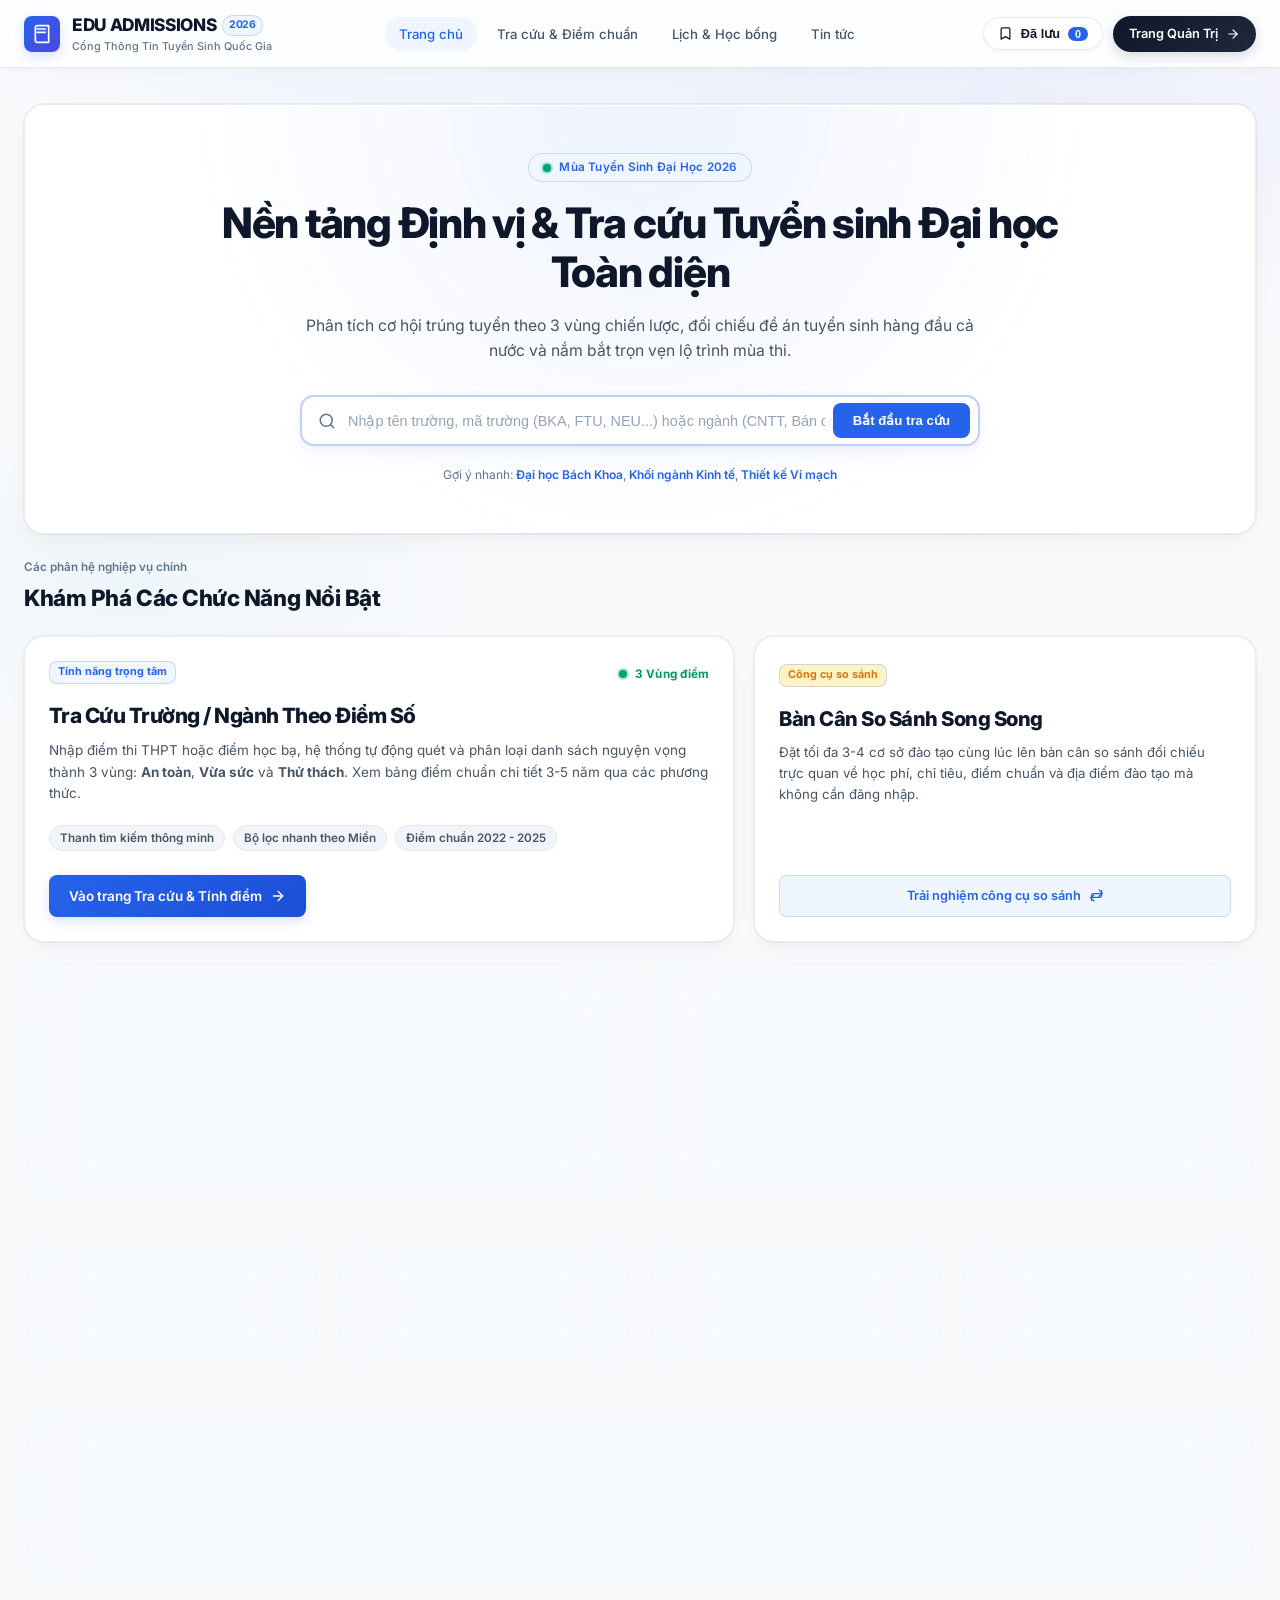
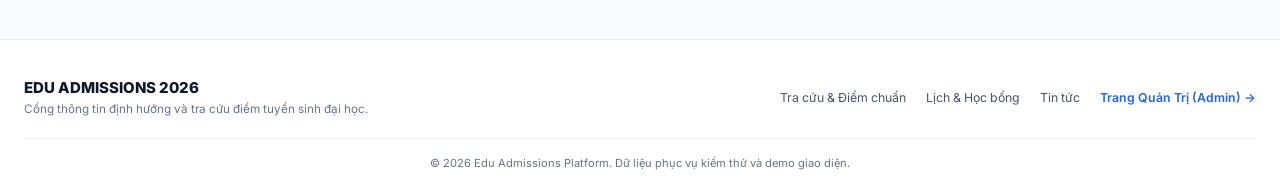
<file: index.html>
<!DOCTYPE html>
<html lang="vi">
<head>
  <meta charset="UTF-8">
  <meta name="viewport" content="width=device-width, initial-scale=1.0">
  <title>EDU ADMISSIONS — Cổng Thông Tin & Tuyển Sinh Đại Học Toàn Quốc</title>
  <meta name="description" content="Nền tảng định vị và tra cứu tuyển sinh đại học toàn diện. Phân tích 3 vùng điểm chuẩn, so sánh cơ sở đào tạo, lịch trình và học bổng.">
  <link rel="preconnect" href="https://fonts.googleapis.com">
  <link rel="preconnect" href="https://fonts.gstatic.com" crossorigin>
  <link href="https://fonts.googleapis.com/css2?family=Inter:wght@400;500;600;700;800&display=swap" rel="stylesheet">
  <link rel="stylesheet" href="assets/css/styles.css">
</head>
<body>

  <!-- SITE HEADER / NAVBAR -->
  <header class="site-header" id="mainHeader">
    <div class="container nav-wrapper">
      <a href="index.html" class="brand-logo" id="brandLogo">
        <div class="brand-icon-box">
          <svg class="svg-icon" width="20" height="20" viewBox="0 0 24 24">
            <path d="M4 19.5v-15A2.5 2.5 0 0 1 6.5 2H20v20H6.5a2.5 2.5 0 0 1-2.5-2.5Z"/>
            <path d="M6 6h10"/>
            <path d="M6 10h10"/>
          </svg>
        </div>
        <div>
          <div class="brand-text-title">
            EDU ADMISSIONS <span class="brand-version-tag">2026</span>
          </div>
          <div class="brand-sub">Cổng Thông Tin Tuyển Sinh Quốc Gia</div>
        </div>
      </a>

      <nav>
        <ul class="main-nav">
          <li><a href="index.html" class="nav-link active">Trang chủ</a></li>
          <li><a href="search.html" class="nav-link">Tra cứu & Điểm chuẩn</a></li>
          <li><a href="schedule.html" class="nav-link">Lịch & Học bổng</a></li>
          <li><a href="news.html" class="nav-link">Tin tức</a></li>
        </ul>
      </nav>

      <div class="nav-actions">
        <!-- Wishlist Button -->
        <button class="btn-glass" id="wishlistOpenBtn" onclick="openWishlistModal()">
          <svg class="svg-icon" width="15" height="15" viewBox="0 0 24 24">
            <path d="m19 21-7-4-7 4V5a2 2 0 0 1 2-2h10a2 2 0 0 1 2 2v16z"/>
          </svg>
          <span>Đã lưu</span>
          <span class="badge-counter" id="wishlistCountBadge">0</span>
        </button>

        <!-- Admin Portal CTA -->
        <a href="admin.html" class="btn-admin-cta" id="navAdminPortalBtn">
          <span>Trang Quản Trị</span>
          <svg class="svg-icon" width="14" height="14" viewBox="0 0 24 24">
            <path d="M5 12h14"/><path d="m12 5 7 7-7 7"/>
          </svg>
        </a>
      </div>
    </div>
  </header>

  <!-- MAIN LANDING PAGE -->
  <main class="container">
    
    <!-- 1. HERO SHOWCASE -->
    <section class="hero-bento-section" style="position: relative; z-index: 60;">
      <div class="bento-card col-12 search-hero-card" style="background: radial-gradient(circle at 50% 0%, rgba(37, 99, 235, 0.08) 0%, transparent 60%), #ffffff; padding: 48px 36px; text-align: center; overflow: visible !important; position: relative; z-index: 60;">
        <div class="hero-badge-pill" style="margin: 0 auto 16px;">
          <span class="status-indicator">
            <span class="glow-dot emerald"></span>
            <span>Mùa Tuyển Sinh Đại Học 2026</span>
          </span>
        </div>

        <h1 style="font-size: 2.8rem; font-weight: 800; line-height: 1.18; letter-spacing: -0.03em; max-width: 860px; margin: 0 auto 16px; color: var(--text-primary);">
          Nền tảng Định vị & Tra cứu Tuyển sinh Đại học <span>Toàn diện</span>
        </h1>
        <p style="font-size: 1.05rem; color: var(--text-secondary); max-width: 680px; margin: 0 auto 32px; line-height: 1.6;">
          Phân tích cơ hội trúng tuyển theo 3 vùng chiến lược, đối chiếu đề án tuyển sinh hàng đầu cả nước và nắm bắt trọn vẹn lộ trình mùa thi.
        </p>

        <!-- Quick Launch Search Field -->
        <div style="max-width: 680px; margin: 0 auto 20px;">
          <div class="search-box-glass">
            <svg class="svg-icon" width="18" height="18" viewBox="0 0 24 24" style="color: var(--text-tertiary); margin-right: 4px;">
              <circle cx="11" cy="11" r="8"/><path d="m21 21-4.3-4.3"/>
            </svg>
            <input type="text" 
                   id="smartSearchInput" 
                   class="search-input-field" 
                   placeholder="Nhập tên trường, mã trường (BKA, FTU, NEU...) hoặc ngành (CNTT, Bán dẫn)..." 
                   autocomplete="off">
            <button class="btn-search-action" id="smartSearchBtn">
              <span>Bắt đầu tra cứu</span>
            </button>
          </div>
          <div id="autocompleteDropdown" class="autocomplete-dropdown"></div>
        </div>

        <div style="font-size: 0.8rem; color: var(--text-tertiary);">
          Gợi ý nhanh: <a href="search.html?q=Bách Khoa" style="color: var(--accent-primary); font-weight: 600;">Đại học Bách Khoa</a>, <a href="search.html?q=Kinh tế" style="color: var(--accent-primary); font-weight: 600;">Khối ngành Kinh tế</a>, <a href="search.html?q=Vi mạch" style="color: var(--accent-primary); font-weight: 600;">Thiết kế Vi mạch</a>
        </div>
      </div>
    </section>

    <!-- 2. BENTO ACTION HUB - NÚT BẤM DẪN ĐẾN CÁC PHẦN -->
    <section style="margin-bottom: 48px;">
      <div style="margin-bottom: 20px;">
        <span class="filter-heading-text">Các phân hệ nghiệp vụ chính</span>
        <h2 style="font-size: 1.5rem; font-weight: 800; letter-spacing: -0.02em; margin-top: 4px; color: var(--text-primary);">
          Khám Phá Các Chức Năng Nổi Bật
        </h2>
      </div>

      <div class="bento-container">
        
        <!-- CARD 1 (Span 7): Tra cứu trường / ngành & điểm chuẩn -->
        <div class="bento-card col-7" style="display: flex; flex-direction: column; justify-content: space-between; background: #ffffff;">
          <div>
            <div style="display: flex; align-items: center; justify-content: space-between; margin-bottom: 12px;">
              <span class="uni-code-tag" style="background: #eff6ff; color: var(--accent-primary);">Tính năng trọng tâm</span>
              <span class="status-indicator">
                <span class="glow-dot emerald"></span>
                <span style="color: var(--status-emerald); font-weight: 700;">3 Vùng điểm</span>
              </span>
            </div>

            <h3 style="font-size: 1.4rem; font-weight: 800; color: var(--text-primary); margin-bottom: 8px;">
              Tra Cứu Trường / Ngành Theo Điểm Số
            </h3>
            <p style="font-size: 0.9rem; color: var(--text-secondary); line-height: 1.6; margin-bottom: 20px;">
              Nhập điểm thi THPT hoặc điểm học bạ, hệ thống tự động quét và phân loại danh sách nguyện vọng thành 3 vùng: <strong>An toàn</strong>, <strong>Vừa sức</strong> và <strong>Thử thách</strong>. Xem bảng điểm chuẩn chi tiết 3-5 năm qua các phương thức.
            </p>

            <div style="display: flex; flex-wrap: wrap; gap: 8px; margin-bottom: 24px;">
              <span class="dock-chip" style="background: #f1f5f9; border-color: #e2e8f0; color: var(--text-secondary);">Thanh tìm kiếm thông minh</span>
              <span class="dock-chip" style="background: #f1f5f9; border-color: #e2e8f0; color: var(--text-secondary);">Bộ lọc nhanh theo Miền</span>
              <span class="dock-chip" style="background: #f1f5f9; border-color: #e2e8f0; color: var(--text-secondary);">Điểm chuẩn 2022 - 2025</span>
            </div>
          </div>

          <div>
            <a href="search.html" class="btn-action-primary" style="display: inline-flex; width: fit-content;">
              <span>Vào trang Tra cứu & Tính điểm</span>
              <svg class="svg-icon" width="16" height="16" viewBox="0 0 24 24"><path d="M5 12h14"/><path d="m12 5 7 7-7 7"/></svg>
            </a>
          </div>
        </div>

        <!-- CARD 2 (Span 5): Công cụ So sánh song song -->
        <div class="bento-card col-5" style="display: flex; flex-direction: column; justify-content: space-between; background: #ffffff;">
          <div>
            <div style="margin-bottom: 12px;">
              <span class="uni-code-tag" style="background: #fef3c7; color: var(--status-amber);">Công cụ so sánh</span>
            </div>

            <h3 style="font-size: 1.35rem; font-weight: 800; color: var(--text-primary); margin-bottom: 8px;">
              Bàn Cân So Sánh Song Song
            </h3>
            <p style="font-size: 0.88rem; color: var(--text-secondary); line-height: 1.6; margin-bottom: 20px;">
              Đặt tối đa 3-4 cơ sở đào tạo cùng lúc lên bàn cân so sánh đối chiếu trực quan về học phí, chỉ tiêu, điểm chuẩn và địa điểm đào tạo mà không cần đăng nhập.
            </p>
          </div>

          <div>
            <a href="search.html#comparisonSection" class="btn-uni-profile" style="display: inline-flex; align-items: center; justify-content: center; gap: 8px; width: 100%; height: 42px;">
              <span>Trải nghiệm công cụ so sánh</span>
              <svg class="svg-icon" width="15" height="15" viewBox="0 0 24 24"><path d="m16 3 5 5-5 5"/><path d="M4 20v-7a4 4 0 0 1 4-4h13"/><path d="m8 21-5-5 5-5"/><path d="M20 4v7a4 4 0 0 1-4 4H3"/></svg>
            </a>
          </div>
        </div>

        <!-- CARD 3 (Span 6): Lịch Tuyển sinh & Học bổng -->
        <div class="bento-card col-6" style="display: flex; flex-direction: column; justify-content: space-between; background: #ffffff;">
          <div>
            <div style="margin-bottom: 12px;">
              <span class="uni-code-tag" style="background: #ecfdf5; color: var(--status-emerald);">Lộ trình & Học bổng</span>
            </div>

            <h3 style="font-size: 1.3rem; font-weight: 800; color: var(--text-primary); margin-bottom: 8px;">
              Lịch Trình Tuyển Sinh & Cơ Hội Học Bổng
            </h3>
            <p style="font-size: 0.88rem; color: var(--text-secondary); line-height: 1.6; margin-bottom: 20px;">
              Dòng thời gian các mốc sự kiện quan trọng của Bộ Giáo dục & Đào tạo (ngày thi, nộp hồ sơ, điều chỉnh nguyện vọng) và danh mục các gói học bổng toàn phần giá trị cao.
            </p>
          </div>

          <div>
            <a href="schedule.html" class="btn-uni-profile" style="display: inline-flex; align-items: center; justify-content: center; gap: 8px; width: 100%; height: 42px;">
              <span>Xem Lịch trình & Danh mục Học bổng</span>
              <svg class="svg-icon" width="15" height="15" viewBox="0 0 24 24"><path d="M5 12h14"/><path d="m12 5 7 7-7 7"/></svg>
            </a>
          </div>
        </div>

        <!-- CARD 4 (Span 6): Tin tức & Cẩm nang -->
        <div class="bento-card col-6" style="display: flex; flex-direction: column; justify-content: space-between; background: #ffffff;">
          <div>
            <div style="margin-bottom: 12px;">
              <span class="uni-code-tag" style="background: #fdf2f8; color: #db2777;">Tin tức & Hướng nghiệp</span>
            </div>

            <h3 style="font-size: 1.3rem; font-weight: 800; color: var(--text-primary); margin-bottom: 8px;">
              Bảng Tin Nổi Bật & Cẩm Nang Tuyển Sinh
            </h3>
            <p style="font-size: 0.88rem; color: var(--text-secondary); line-height: 1.6; margin-bottom: 20px;">
              Cập nhật nhanh các thông tư, quy chế tuyển sinh chính thức, báo cáo phân tích làn sóng nhân lực bán dẫn & AI, cùng cẩm nang chiến thuật phân bổ nguyện vọng.
            </p>
          </div>

          <div>
            <a href="news.html" class="btn-uni-profile" style="display: inline-flex; align-items: center; justify-content: center; gap: 8px; width: 100%; height: 42px;">
              <span>Đọc Tin tức & Hướng nghiệp</span>
              <svg class="svg-icon" width="15" height="15" viewBox="0 0 24 24"><path d="M5 12h14"/><path d="m12 5 7 7-7 7"/></svg>
            </a>
          </div>
        </div>

      </div>
    </section>

    <!-- 3. METRICS STRIP -->
    <section style="margin-bottom: 48px;">
      <div style="display: grid; grid-template-columns: repeat(auto-fit, minmax(220px, 1fr)); gap: 16px;">
        <div class="bento-card" style="background: #ffffff; text-align: center; padding: 24px;">
          <div style="font-size: 2.2rem; font-weight: 800; color: var(--accent-primary); letter-spacing: -0.03em;">120+</div>
          <div style="font-size: 0.82rem; color: var(--text-secondary); font-weight: 600; text-transform: uppercase;">Trường Đại học lớn</div>
        </div>
        <div class="bento-card" style="background: #ffffff; text-align: center; padding: 24px;">
          <div style="font-size: 2.2rem; font-weight: 800; color: var(--status-emerald); letter-spacing: -0.03em;">500+</div>
          <div style="font-size: 0.82rem; color: var(--text-secondary); font-weight: 600; text-transform: uppercase;">Mã ngành đào tạo</div>
        </div>
        <div class="bento-card" style="background: #ffffff; text-align: center; padding: 24px;">
          <div style="font-size: 2.2rem; font-weight: 800; color: var(--status-amber); letter-spacing: -0.03em;">03 Năm</div>
          <div style="font-size: 0.82rem; color: var(--text-secondary); font-weight: 600; text-transform: uppercase;">Dữ liệu điểm chuẩn</div>
        </div>
        <div class="bento-card" style="background: #ffffff; text-align: center; padding: 24px;">
          <div style="font-size: 2.2rem; font-weight: 800; color: #8b5cf6; letter-spacing: -0.03em;">100%</div>
          <div style="font-size: 0.82rem; color: var(--text-secondary); font-weight: 600; text-transform: uppercase;">Khách quan & Độc lập</div>
        </div>
      </div>
    </section>

    <!-- 4. BANNER ADMIN PORTAL -->
    <section style="margin-bottom: 60px;">
      <div class="bento-card col-12" style="background: linear-gradient(135deg, #0f172a, #1e293b); color: #ffffff; padding: 32px 36px; display: flex; align-items: center; justify-content: space-between; flex-wrap: wrap; gap: 20px;">
        <div>
          <div style="font-size: 0.76rem; font-weight: 700; color: #38bdf8; text-transform: uppercase; letter-spacing: 0.05em; margin-bottom: 4px;">
            Hệ Thống Vận Hành Nội Bộ
          </div>
          <h3 style="font-size: 1.4rem; font-weight: 800; color: #ffffff; margin-bottom: 6px;">
            Bảng Quản Trị Tuyển Sinh
          </h3>
          <p style="font-size: 0.88rem; color: #94a3b8; max-width: 580px;">
            Dành cho đội ngũ vận hành tuyển sinh: Quản lý toàn diện dữ liệu trường ngành, cập nhật điểm chuẩn các năm, nhập/xuất Excel và biên tập tin tức quy chế.
          </p>
        </div>
        <div>
          <a href="admin.html" class="btn-action-primary" style="background: #ffffff; color: #0f172a; height: 44px; padding: 0 24px; font-weight: 700;">
            <span>Truy cập Quản trị →</span>
          </a>
        </div>
      </div>
    </section>

  </main>

  <!-- MODAL: TỦ HỒ SƠ CÁ NHÂN -->
  <div class="modal-overlay" id="wishlistModal">
    <div class="modal-box-glass" style="max-width: 580px;">
      <div class="modal-header-glass">
        <h3 style="font-size: 1.2rem; font-weight: 800; color: var(--text-primary);">
          Tủ Hồ Sơ Cá Nhân Tạm Thời
        </h3>
        <button class="modal-close-btn" onclick="closeModal('wishlistModal')">
          <svg class="svg-icon" width="20" height="20" viewBox="0 0 24 24"><path d="M18 6 6 18"/><path d="m6 6 12 12"/></svg>
        </button>
      </div>
      <div class="modal-body-glass">
        <p style="font-size: 0.82rem; color: var(--text-tertiary); margin-bottom: 14px;">
          Dữ liệu được lưu trữ an toàn trên LocalStorage của trình duyệt này.
        </p>
        <div id="wishlistModalItems"></div>
      </div>
    </div>
  </div>

  <!-- SITE FOOTER -->
  <footer class="site-footer">
    <div class="container">
      <div style="display: flex; align-items: center; justify-content: space-between; flex-wrap: wrap; gap: 16px; padding-bottom: 20px; border-bottom: 1px solid var(--border-glass);">
        <div>
          <div style="font-weight: 800; color: var(--text-primary); font-size: 1rem;">EDU ADMISSIONS 2026</div>
          <p style="font-size: 0.78rem; color: var(--text-tertiary);">Cổng thông tin định hướng và tra cứu điểm tuyển sinh đại học.</p>
        </div>
        <div style="display: flex; gap: 20px; font-size: 0.82rem;">
          <a href="search.html" style="color: var(--text-secondary);">Tra cứu & Điểm chuẩn</a>
          <a href="schedule.html" style="color: var(--text-secondary);">Lịch & Học bổng</a>
          <a href="news.html" style="color: var(--text-secondary);">Tin tức</a>
          <a href="admin.html" style="color: var(--accent-primary); font-weight: 600;">Trang Quản Trị (Admin) →</a>
        </div>
      </div>
      <div style="text-align: center; font-size: 0.74rem; color: var(--text-tertiary); margin-top: 16px;">
        © 2026 Edu Admissions Platform. Dữ liệu phục vụ kiểm thử và demo giao diện.
      </div>
    </div>
  </footer>

  <!-- SCRIPTS -->
  <script src="assets/js/mock-data.js"></script>
  <script src="assets/js/guest.js"></script>
</body>
</html>
</file>
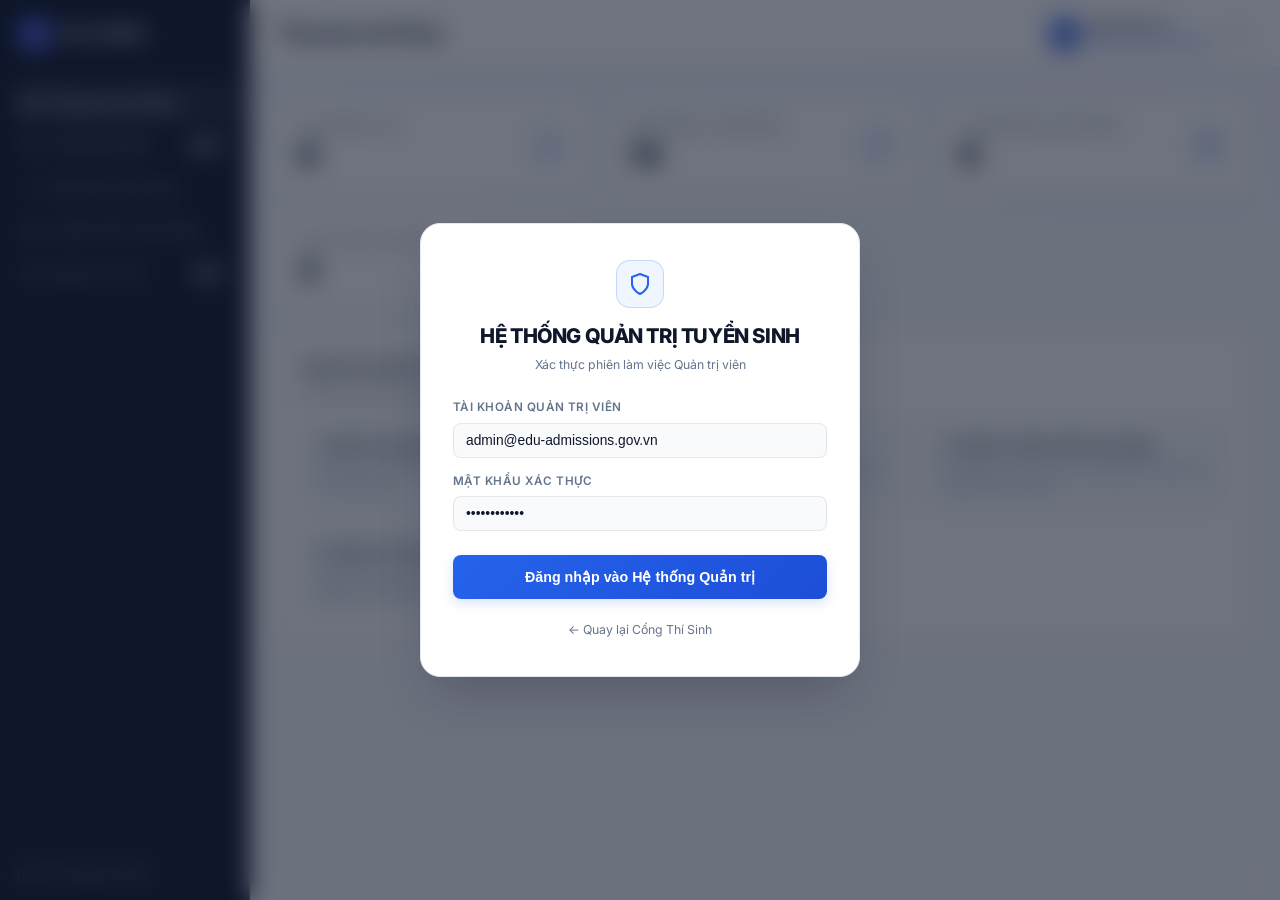
<file: admin.html>
<!DOCTYPE html>
<html lang="vi">
<head>
  <meta charset="UTF-8">
  <meta name="viewport" content="width=device-width, initial-scale=1.0">
  <title>EDU ADMISSIONS — Bảng Quản Trị Tuyển Sinh</title>
  <link rel="preconnect" href="https://fonts.googleapis.com">
  <link rel="preconnect" href="https://fonts.gstatic.com" crossorigin>
  <link href="https://fonts.googleapis.com/css2?family=Inter:wght@400;500;600;700;800&display=swap" rel="stylesheet">
  <link rel="stylesheet" href="assets/css/styles.css">
  <link rel="stylesheet" href="assets/css/admin.css">
</head>
<body class="admin-body">

  <!-- 1. MÀN HÌNH ĐĂNG NHẬP QUẢN TRỊ VIÊN -->
  <div class="admin-login-overlay" id="adminLoginOverlay">
    <div class="admin-login-box">
      <div class="login-brand-header">
        <div class="login-auth-shield">
          <svg class="svg-icon" width="24" height="24" viewBox="0 0 24 24">
            <path d="M12 22s8-4 8-10V5l-8-3-8 3v7c0 6 8 10 8 10"/>
          </svg>
        </div>
        <h2>HỆ THỐNG QUẢN TRỊ TUYỂN SINH</h2>
        <p>Xác thực phiên làm việc Quản trị viên</p>
      </div>

      <div class="field-group" style="margin-bottom: 14px;">
        <label class="field-label">Tài khoản quản trị viên</label>
        <input type="text" class="field-input" value="admin@edu-admissions.gov.vn" readonly style="background: #f8fafc;">
      </div>

      <div class="field-group" style="margin-bottom: 24px;">
        <label class="field-label">Mật khẩu xác thực</label>
        <input type="password" class="field-input" value="••••••••••••" readonly style="background: #f8fafc;">
      </div>

      <button type="button" class="btn-action-primary" style="width: 100%; justify-content: center; height: 44px; font-size: 0.95rem;" onclick="loginAdmin()">
        <span>Đăng nhập vào Hệ thống Quản trị</span>
      </button>

      <div style="text-align: center; margin-top: 18px;">
        <a href="index.html" style="font-size: 0.82rem; color: var(--text-tertiary);">← Quay lại Cổng Thí Sinh</a>
      </div>
    </div>
  </div>

  <!-- 2. GIAO DIỆN QUẢN TRỊ CHÍNH -->
  <div class="admin-layout">
    
    <!-- SIDEBAR -->
    <aside class="admin-sidebar">
      <div class="sidebar-brand-box">
        <div class="brand-icon-box" style="width: 30px; height: 30px;">
          <svg class="svg-icon" width="16" height="16" viewBox="0 0 24 24">
            <path d="M4 19.5v-15A2.5 2.5 0 0 1 6.5 2H20v20H6.5a2.5 2.5 0 0 1-2.5-2.5Z"/>
          </svg>
        </div>
        <span>EDU ADMIN</span>
      </div>

      <ul class="sidebar-nav-menu">
        <li>
          <a href="#" class="nav-item-btn active" data-section="overview">
            <svg class="svg-icon" width="16" height="16" viewBox="0 0 24 24">
              <rect width="7" height="9" x="3" y="3" rx="1"/><rect width="7" height="5" x="14" y="3" rx="1"/>
              <rect width="7" height="9" x="14" y="12" rx="1"/><rect width="7" height="5" x="3" y="16" rx="1"/>
            </svg>
            <span>Tổng quan hệ thống</span>
          </a>
        </li>
        <li>
          <a href="#" class="nav-item-btn" data-section="schools">
            <svg class="svg-icon" width="16" height="16" viewBox="0 0 24 24">
              <path d="M6 22V4a2 2 0 0 1 2-2h8a2 2 0 0 1 2 2v18Z"/>
              <path d="M6 12H4a2 2 0 0 0-2 2v6a2 2 0 0 0 2 2h2"/>
              <path d="M18 9h2a2 2 0 0 1 2 2v9a2 2 0 0 1-2 2h-2"/>
            </svg>
            <span>Trường & Ngành</span>
            <span class="nav-badge-pill">CRUD</span>
          </a>
        </li>
        <li>
          <a href="#" class="nav-item-btn" data-section="benchmarks">
            <svg class="svg-icon" width="16" height="16" viewBox="0 0 24 24">
              <polyline points="22 7 13.5 15.5 8.5 10.5 2 17"/>
              <polyline points="16 7 22 7 22 13"/>
            </svg>
            <span>Quản lý Điểm chuẩn</span>
          </a>
        </li>
        <li>
          <a href="#" class="nav-item-btn" data-section="admissions_scholarships">
            <svg class="svg-icon" width="16" height="16" viewBox="0 0 24 24">
              <rect width="18" height="18" x="3" y="4" rx="2" ry="2"/><line x1="16" x2="16" y1="2" y2="6"/><line x1="8" x2="8" y1="2" y2="6"/><line x1="3" x2="21" y1="10" y2="10"/>
            </svg>
            <span>Tuyển sinh & Học bổng</span>
          </a>
        </li>
        <li>
          <a href="#" class="nav-item-btn" data-section="news_cms">
            <svg class="svg-icon" width="16" height="16" viewBox="0 0 24 24">
              <path d="M4 22h16a2 2 0 0 0 2-2V4a2 2 0 0 0-2-2H8a2 2 0 0 0-2 2v16a2 2 0 0 1-2 2Zm0 0a2 2 0 0 1-2-2v-9c0-1.1.9-2 2-2h2"/>
            </svg>
            <span>Quản lý Tin tức</span>
            <span class="nav-badge-pill">CMS</span>
          </a>
        </li>
      </ul>

      <div class="sidebar-exit-box">
        <a href="index.html" class="sidebar-exit-link">
          <svg class="svg-icon" width="16" height="16" viewBox="0 0 24 24"><path d="M15 3h6v6"/><path d="M10 14 21 3"/><path d="M18 13v6a2 2 0 0 1-2 2H5a2 2 0 0 1-2-2V8a2 2 0 0 1 2-2h6"/></svg>
          <span>Xem Cổng Thí Sinh</span>
        </a>
      </div>
    </aside>

    <!-- MAIN WRAPPER -->
    <div class="admin-main-wrap">
      
      <!-- TOPBAR -->
      <header class="admin-topbar-glass">
        <div>
          <h1 style="font-size: 1.15rem; font-weight: 800; color: var(--text-primary);" id="currentPageTitle">
            Tổng quan hệ thống
          </h1>
        </div>

        <div style="display: flex; align-items: center; gap: 14px;">
          <!-- User Profile Box -->
          <div style="display: flex; align-items: center; gap: 10px;">
            <div class="monogram-badge" style="width: 32px; height: 32px; font-size: 0.75rem; background: linear-gradient(135deg, #2563eb, #1d4ed8);">
              AD
            </div>
            <div>
              <div style="font-size: 0.82rem; font-weight: 700; color: var(--text-primary);">Ban Quản Trị</div>
              <div style="font-size: 0.72rem; color: var(--accent-primary); font-weight: 600;">Quản trị viên hệ thống</div>
            </div>
            <button class="btn-mini-svg" onclick="logoutAdmin()" title="Đăng xuất / Khóa phiên" style="margin-left: 6px;">
              <svg class="svg-icon" width="15" height="15" viewBox="0 0 24 24"><path d="M9 21H5a2 2 0 0 1-2-2V5a2 2 0 0 1 2-2h4"/><polyline points="16 17 21 12 16 7"/><line x1="21" x2="9" y1="12" y2="12"/></svg>
            </button>
          </div>
        </div>
      </header>

      <!-- CONTENT PANELS -->
      <div class="admin-body-content">
        
        <!-- SECTION 1: OVERVIEW -->
        <section class="admin-view-panel active" id="section_overview">
          <div class="admin-kpi-bento">
            <div class="kpi-bento-card">
              <div>
                <div class="kpi-metric-label">Cơ sở đào tạo</div>
                <div class="kpi-metric-num" id="kpiTotalSchools">0</div>
              </div>
              <div class="kpi-icon-pill">
                <svg class="svg-icon" width="20" height="20" viewBox="0 0 24 24"><path d="M6 22V4a2 2 0 0 1 2-2h8a2 2 0 0 1 2 2v18Z"/></svg>
              </div>
            </div>

            <div class="kpi-bento-card">
              <div>
                <div class="kpi-metric-label">Mã ngành tuyển sinh</div>
                <div class="kpi-metric-num" id="kpiTotalMajors">0</div>
              </div>
              <div class="kpi-icon-pill">
                <svg class="svg-icon" width="20" height="20" viewBox="0 0 24 24"><path d="M4 19.5v-15A2.5 2.5 0 0 1 6.5 2H20v20H6.5a2.5 2.5 0 0 1-2.5-2.5Z"/></svg>
              </div>
            </div>

            <div class="kpi-bento-card">
              <div>
                <div class="kpi-metric-label">Tuyển sinh & Học bổng</div>
                <div class="kpi-metric-num" id="kpiTotalEventsScholarships">0</div>
              </div>
              <div class="kpi-icon-pill">
                <svg class="svg-icon" width="20" height="20" viewBox="0 0 24 24"><rect width="18" height="18" x="3" y="4" rx="2" ry="2"/><line x1="16" x2="16" y1="2" y2="6"/><line x1="8" x2="8" y1="2" y2="6"/><line x1="3" x2="21" y1="10" y2="10"/></svg>
              </div>
            </div>

            <div class="kpi-bento-card">
              <div>
                <div class="kpi-metric-label">Tin tức & Quy chế</div>
                <div class="kpi-metric-num" id="kpiTotalArticles">0</div>
              </div>
              <div class="kpi-icon-pill">
                <svg class="svg-icon" width="20" height="20" viewBox="0 0 24 24"><path d="M4 22h16a2 2 0 0 0 2-2V4a2 2 0 0 0-2-2H8a2 2 0 0 0-2 2v16a2 2 0 0 1-2 2Z"/></svg>
              </div>
            </div>
          </div>

          <!-- Bento Guideline Card -->
          <div class="bento-table-card" style="margin-bottom: 24px;">
            <div style="font-size: 0.95rem; font-weight: 700; color: var(--text-primary); margin-bottom: 6px;">
              Quyền hạn Quản trị viên hệ thống:
            </div>
            <p style="font-size: 0.82rem; color: var(--text-secondary); margin-bottom: 16px;">
              Tài khoản Quản trị viên có toàn quyền truy cập và quản lý toàn bộ các phân hệ:
            </p>
            <div style="display: grid; grid-template-columns: repeat(auto-fit, minmax(240px, 1fr)); gap: 14px;">
              <div style="background: #f8fafc; border: 1px solid var(--border-glass); padding: 14px; border-radius: 8px;">
                <strong style="font-size: 0.85rem; color: var(--text-primary);">1. Quản lý Cơ sở đào tạo (CRUD)</strong>
                <div style="font-size: 0.76rem; color: var(--text-tertiary); margin-top: 4px;">
                  Thêm mới, sửa thông tin, bật/tắt trạng thái ẩn/hiện cơ sở đào tạo.
                </div>
              </div>
              <div style="background: #f8fafc; border: 1px solid var(--border-glass); padding: 14px; border-radius: 8px;">
                <strong style="font-size: 0.85rem; color: var(--text-primary);">2. Cập nhật Điểm chuẩn</strong>
                <div style="font-size: 0.76rem; color: var(--text-tertiary); margin-top: 4px;">
                  Chỉnh sửa điểm chuẩn theo năm, phương thức xét tuyển và tiêu chí phụ.
                </div>
              </div>
              <div style="background: #f8fafc; border: 1px solid var(--border-glass); padding: 14px; border-radius: 8px;">
                <strong style="font-size: 0.85rem; color: var(--text-primary);">3. Quản lý Tuyển sinh & Học bổng</strong>
                <div style="font-size: 0.76rem; color: var(--text-tertiary); margin-top: 4px;">
                  Cập nhật các mốc lộ trình Bộ GD&ĐT và danh mục quỹ tài trợ học bổng.
                </div>
              </div>
              <div style="background: #f8fafc; border: 1px solid var(--border-glass); padding: 14px; border-radius: 8px;">
                <strong style="font-size: 0.85rem; color: var(--text-primary);">4. Quản lý Tin tức & Quy chế (CMS)</strong>
                <div style="font-size: 0.76rem; color: var(--text-tertiary); margin-top: 4px;">
                  Soạn thảo văn bản thông tư, bài viết hướng nghiệp và xuất bản trực quan.
                </div>
              </div>
            </div>
          </div>
        </section>

        <!-- SECTION 2: CRUD TRƯỜNG & NGÀNH -->
        <section class="admin-view-panel" id="section_schools">
          <div class="bento-table-card">
            <div class="bento-table-toolbar">
              <div>
                <input type="text" class="field-input" placeholder="Tìm theo tên hoặc mã..." style="width: 260px;">
              </div>
              <div>
                <button class="table-action-btn primary" onclick="openAddSchoolModal()">
                  <svg class="svg-icon" width="14" height="14" viewBox="0 0 24 24"><path d="M5 12h14"/><path d="M12 5v14"/></svg>
                  <span>Thêm cơ sở đào tạo</span>
                </button>
              </div>
            </div>

            <div style="overflow-x: auto;">
              <table class="bento-table">
                <thead>
                  <tr>
                    <th>Mã</th>
                    <th>Tên trường & Cơ sở</th>
                    <th>Khu vực</th>
                    <th>Quy mô ngành</th>
                    <th>Học phí</th>
                    <th>Trạng thái</th>
                    <th>Thao tác</th>
                  </tr>
                </thead>
                <tbody id="schoolsTableBody"></tbody>
              </table>
            </div>
          </div>
        </section>

        <!-- SECTION 3: QUẢN LÝ ĐIỂM CHUẨN -->
        <section class="admin-view-panel" id="section_benchmarks">
          <div class="bento-table-card">
            <div class="bento-table-toolbar">
              <div style="display: flex; align-items: center; gap: 8px;">
                <span class="field-label" style="margin: 0;">Lọc theo cơ sở:</span>
                <select id="filterBenchmarkSchool" class="field-select" onchange="renderBenchmarksTable()">
                  <option value="all">Tất cả các cơ sở</option>
                  <option value="BKA">BKA - ĐH Bách Khoa Hà Nội</option>
                  <option value="NTH">NTH - ĐH Ngoại Thương</option>
                  <option value="KHA">KHA - ĐH Kinh Tế Quốc Dân</option>
                  <option value="QSB">QSB - ĐH Bách Khoa TP.HCM</option>
                  <option value="YHB">YHB - ĐH Y Hà Nội</option>
                </select>
              </div>
              <div style="display: flex; gap: 8px;">
                <button class="table-action-btn" onclick="openExcelImportModal()">
                  <svg class="svg-icon" width="14" height="14" viewBox="0 0 24 24"><path d="M21 15v4a2 2 0 0 1-2 2H5a2 2 0 0 1-2-2v-4"/><polyline points="7 10 12 15 17 10"/><line x1="12" x2="12" y1="15" y2="3"/></svg>
                  <span>Import Excel</span>
                </button>
                <button class="table-action-btn primary" onclick="saveAllBenchmarks()">
                  <svg class="svg-icon" width="14" height="14" viewBox="0 0 24 24"><path d="M15.2 3a2 2 0 0 1 1.4.6l3.8 3.8a2 2 0 0 1 .6 1.4V19a2 2 0 0 1-2 2H5a2 2 0 0 1-2-2V5a2 2 0 0 1 2-2z"/><path d="M17 21v-7a1 1 0 0 0-1-1H8a1 1 0 0 0-1 1v7"/><path d="M7 3v4a1 1 0 0 0 1 1h7"/></svg>
                  <span>Lưu toàn bộ thay đổi</span>
                </button>
              </div>
            </div>

            <div style="overflow-x: auto;">
              <table class="bento-table">
                <thead>
                  <tr>
                    <th>Mã trường</th>
                    <th>Ngành đào tạo & Khối</th>
                    <th>Phương thức</th>
                    <th>Điểm 2023</th>
                    <th>Điểm 2024</th>
                    <th>Dự kiến 2025</th>
                    <th>Tiêu chí phụ</th>
                    <th>Thao tác</th>
                  </tr>
                </thead>
                <tbody id="benchmarksTableBody"></tbody>
              </table>
            </div>
          </div>
        </section>

        <!-- SECTION 4: ADMISSIONS & SCHOLARSHIPS -->
        <section class="admin-view-panel" id="section_admissions_scholarships">
          <!-- Timeline Table -->
          <div class="bento-table-card" style="margin-bottom: 24px;">
            <div class="bento-table-toolbar">
              <div>
                <h3 style="font-size: 1.05rem; font-weight: 800; color: var(--text-primary);">
                  Mốc Lộ Trình Tuyển Sinh Bộ GD&ĐT
                </h3>
                <p style="font-size: 0.78rem; color: var(--text-secondary); margin-top: 2px;">
                  Quản lý các mốc thời gian thi tốt nghiệp, đăng ký và lọc ảo nguyện vọng
                </p>
              </div>
              <div>
                <button class="table-action-btn primary" onclick="openAddTimelineEventModal()">
                  <svg class="svg-icon" width="14" height="14" viewBox="0 0 24 24"><path d="M5 12h14"/><path d="M12 5v14"/></svg>
                  <span>Thêm mốc sự kiện</span>
                </button>
              </div>
            </div>

            <div style="overflow-x: auto;">
              <table class="bento-table">
                <thead>
                  <tr>
                    <th>Mã</th>
                    <th>Thời gian</th>
                    <th>Tiêu đề sự kiện & Chi tiết</th>
                    <th>Đơn vị phụ trách</th>
                    <th>Trạng thái</th>
                    <th>Thao tác</th>
                  </tr>
                </thead>
                <tbody id="timelineTableBody"></tbody>
              </table>
            </div>
          </div>

          <!-- Scholarships Table -->
          <div class="bento-table-card">
            <div class="bento-table-toolbar">
              <div>
                <h3 style="font-size: 1.05rem; font-weight: 800; color: var(--text-primary);">
                  Danh Mục Quỹ Học Bổng Toàn Phần & Doanh Nghiệp
                </h3>
                <p style="font-size: 0.78rem; color: var(--text-secondary); margin-top: 2px;">
                  Quản lý các gói tài trợ học phí, trợ cấp sinh hoạt cho tân sinh viên
                </p>
              </div>
              <div>
                <button class="table-action-btn primary" onclick="openAddScholarshipModal()">
                  <svg class="svg-icon" width="14" height="14" viewBox="0 0 24 24"><path d="M5 12h14"/><path d="M12 5v14"/></svg>
                  <span>Thêm gói học bổng</span>
                </button>
              </div>
            </div>

            <div style="overflow-x: auto;">
              <table class="bento-table">
                <thead>
                  <tr>
                    <th>Mã</th>
                    <th>Tên gói học bổng</th>
                    <th>Nhà tài trợ</th>
                    <th>Trị giá gói</th>
                    <th>Hạn nộp</th>
                    <th>Trạng thái</th>
                    <th>Thao tác</th>
                  </tr>
                </thead>
                <tbody id="scholarshipsTableBody"></tbody>
              </table>
            </div>
          </div>
        </section>

        <!-- SECTION 5: NEWS CMS -->
        <section class="admin-view-panel" id="section_news_cms">
          <div class="bento-table-card">
            <div class="bento-table-toolbar">
              <div>
                <input type="text" class="field-input" placeholder="Tìm bài viết..." style="width: 260px;" oninput="searchAdminArticles(this.value)">
              </div>
              <div>
                <button class="table-action-btn primary" onclick="openAddArticleModal()">
                  <svg class="svg-icon" width="14" height="14" viewBox="0 0 24 24"><path d="M5 12h14"/><path d="M12 5v14"/></svg>
                  <span>Soạn bài viết mới</span>
                </button>
              </div>
            </div>

            <div style="overflow-x: auto;">
              <table class="bento-table">
                <thead>
                  <tr>
                    <th>Mã</th>
                    <th>Tiêu đề & Tóm tắt</th>
                    <th>Chuyên mục</th>
                    <th>Ngày đăng</th>
                    <th>Trạng thái</th>
                    <th>Thao tác</th>
                  </tr>
                </thead>
                <tbody id="cmsTableBody"></tbody>
              </table>
            </div>
          </div>
        </section>

      </div>
    </div>
  </div>

  <!-- MODAL: FORM THÊM / SỬA TRƯỜNG -->
  <div class="modal-overlay" id="schoolFormModal">
    <div class="modal-box-glass" style="max-width: 560px;">
      <div class="modal-header-glass">
        <h3 id="schoolModalTitle" style="font-size: 1.15rem; font-weight: 800;">Thêm Cơ Sở Đào Tạo Mới</h3>
        <button class="modal-close-btn" onclick="closeAdminModal('schoolFormModal')">
          <svg class="svg-icon" width="20" height="20" viewBox="0 0 24 24"><path d="M18 6 6 18"/><path d="m6 6 12 12"/></svg>
        </button>
      </div>
      <div class="modal-body-glass">
        <div class="field-group" style="margin-bottom: 12px;">
          <label class="field-label">Mã trường *</label>
          <input type="text" id="formSchoolCode" class="field-input" placeholder="Ví dụ: BKA, NEU...">
        </div>
        <div class="field-group" style="margin-bottom: 12px;">
          <label class="field-label">Tên cơ sở đào tạo *</label>
          <input type="text" id="formSchoolName" class="field-input" placeholder="Ví dụ: Đại học Bách Khoa Hà Nội">
        </div>
        <div class="field-group" style="margin-bottom: 12px;">
          <label class="field-label">Tên viết tắt</label>
          <input type="text" id="formSchoolShort" class="field-input" placeholder="Ví dụ: HUST">
        </div>
        <div class="field-group" style="margin-bottom: 12px;">
          <label class="field-label">Địa điểm cơ sở</label>
          <input type="text" id="formSchoolCity" class="field-input" value="Hà Nội">
        </div>
        <div class="field-group" style="margin-bottom: 12px;">
          <label class="field-label">Học phí trung bình (triệu VNĐ/năm)</label>
          <input type="number" id="formSchoolTuition" class="field-input" value="28">
        </div>
        <div class="field-group" style="margin-bottom: 20px;">
          <label class="field-label">Giới thiệu tóm tắt</label>
          <textarea id="formSchoolDesc" class="field-input" rows="3" placeholder="Mô tả thông tin cơ sở..."></textarea>
        </div>
        <div style="display: flex; justify-content: flex-end; gap: 8px;">
          <button class="table-action-btn" onclick="closeAdminModal('schoolFormModal')">Hủy bỏ</button>
          <button class="table-action-btn primary" onclick="saveSchoolForm()">Lưu thông tin</button>
        </div>
      </div>
    </div>
  </div>

  <!-- MODAL: THÊM / SỬA MỐC TUYỂN SINH -->
  <div class="modal-overlay" id="timelineModal">
    <div class="modal-box-glass" style="max-width: 580px;">
      <div class="modal-header-glass">
        <h3 id="timelineModalTitle" style="font-size: 1.15rem; font-weight: 800;">Thêm Mốc Tuyển Sinh</h3>
        <button class="modal-close-btn" onclick="closeAdminModal('timelineModal')">
          <svg class="svg-icon" width="20" height="20" viewBox="0 0 24 24"><path d="M18 6 6 18"/><path d="m6 6 12 12"/></svg>
        </button>
      </div>
      <div class="modal-body-glass">
        <div class="field-group" style="margin-bottom: 12px;">
          <label class="field-label">Thời gian (Tháng / Ngày) *</label>
          <input type="text" id="timelineFormMonth" class="field-input" placeholder="Ví dụ: 18/07 - 30/07/2026">
        </div>
        <div class="field-group" style="margin-bottom: 12px;">
          <label class="field-label">Tiêu đề sự kiện *</label>
          <input type="text" id="timelineFormTitle" class="field-input" placeholder="Ví dụ: Đăng ký nguyện vọng trực tuyến">
        </div>
        <div style="display: grid; grid-template-columns: 1fr 1fr; gap: 12px; margin-bottom: 12px;">
          <div class="field-group">
            <label class="field-label">Cơ quan phụ trách</label>
            <input type="text" id="timelineFormAuthority" class="field-input" placeholder="Ví dụ: Bộ Giáo dục và Đào tạo">
          </div>
          <div class="field-group">
            <label class="field-label">Trạng thái</label>
            <select id="timelineFormStatus" class="field-select">
              <option value="upcoming">Sắp diễn ra (Upcoming)</option>
              <option value="active">Đang mở / Đang diễn ra (Active)</option>
              <option value="done">Đã hoàn thành (Done)</option>
            </select>
          </div>
        </div>
        <div class="field-group" style="margin-bottom: 20px;">
          <label class="field-label">Mô tả nội dung & Quy trình hướng dẫn</label>
          <textarea id="timelineFormDetails" class="field-input" rows="3" placeholder="Chi tiết các bước thực hiện cho thí sinh..."></textarea>
        </div>
        <div style="display: flex; justify-content: flex-end; gap: 8px;">
          <button class="table-action-btn" onclick="closeAdminModal('timelineModal')">Hủy bỏ</button>
          <button class="table-action-btn primary" onclick="saveTimelineEvent()">Lưu mốc sự kiện</button>
        </div>
      </div>
    </div>
  </div>

  <!-- MODAL: THÊM / SỬA HỌC BỔNG -->
  <div class="modal-overlay" id="scholarshipModal">
    <div class="modal-box-glass" style="max-width: 600px;">
      <div class="modal-header-glass">
        <h3 id="scholarshipModalTitle" style="font-size: 1.15rem; font-weight: 800;">Thêm Gói Học Bổng</h3>
        <button class="modal-close-btn" onclick="closeAdminModal('scholarshipModal')">
          <svg class="svg-icon" width="20" height="20" viewBox="0 0 24 24"><path d="M18 6 6 18"/><path d="m6 6 12 12"/></svg>
        </button>
      </div>
      <div class="modal-body-glass">
        <div class="field-group" style="margin-bottom: 12px;">
          <label class="field-label">Tên gói học bổng *</label>
          <input type="text" id="schFormTitle" class="field-input" placeholder="Ví dụ: Quỹ Học bổng Tài năng Trẻ TechGenius">
        </div>
        <div style="display: grid; grid-template-columns: 1fr 1fr; gap: 12px; margin-bottom: 12px;">
          <div class="field-group">
            <label class="field-label">Đơn vị / Tập đoàn tài trợ</label>
            <input type="text" id="schFormSponsor" class="field-input" placeholder="Tên đơn vị tài trợ...">
          </div>
          <div class="field-group">
            <label class="field-label">Trị giá tài trợ</label>
            <input type="text" id="schFormAmount" class="field-input" placeholder="Ví dụ: 100% học phí (250 triệu)">
          </div>
        </div>
        <div style="display: grid; grid-template-columns: 1fr 1fr; gap: 12px; margin-bottom: 12px;">
          <div class="field-group">
            <label class="field-label">Hạn nộp hồ sơ</label>
            <input type="text" id="schFormDeadline" class="field-input" placeholder="Ví dụ: 15/05/2026">
          </div>
          <div class="field-group">
            <label class="field-label">Trạng thái mở đơn</label>
            <select id="schFormStatus" class="field-select">
              <option value="Đang mở đơn">Đang mở đơn</option>
              <option value="Chuẩn bị mở">Chuẩn bị mở</option>
              <option value="Đã đóng đơn">Đã đóng đơn</option>
            </select>
          </div>
        </div>
        <div class="field-group" style="margin-bottom: 20px;">
          <label class="field-label">Đối tượng & Tiêu chuẩn xét chọn</label>
          <textarea id="schFormTarget" class="field-input" rows="3" placeholder="Điều kiện điểm số, hoàn cảnh hoặc thành tích..."></textarea>
        </div>
        <div style="display: flex; justify-content: flex-end; gap: 8px;">
          <button class="table-action-btn" onclick="closeAdminModal('scholarshipModal')">Hủy bỏ</button>
          <button class="table-action-btn primary" onclick="saveScholarship()">Lưu gói học bổng</button>
        </div>
      </div>
    </div>
  </div>

  <!-- MODAL: CMS WYSIWYG EDITOR -->
  <div class="modal-overlay" id="cmsEditorModal">
    <div class="modal-box-glass" style="max-width: 800px;">
      <div class="modal-header-glass">
        <h3 id="cmsModalTitle" style="font-size: 1.15rem; font-weight: 800;">Soạn Thảo Bài Viết</h3>
        <button class="modal-close-btn" onclick="closeAdminModal('cmsEditorModal')">
          <svg class="svg-icon" width="20" height="20" viewBox="0 0 24 24"><path d="M18 6 6 18"/><path d="m6 6 12 12"/></svg>
        </button>
      </div>
      <div class="modal-body-glass">
        <div class="field-group" style="margin-bottom: 12px;">
          <label class="field-label">Tiêu đề bài viết *</label>
          <input type="text" id="cmsArticleTitle" class="field-input" placeholder="Tiêu đề quy chế hoặc bài viết hướng nghiệp...">
        </div>

        <div style="display: grid; grid-template-columns: 1fr 1fr; gap: 14px; margin-bottom: 14px;">
          <div class="field-group">
            <label class="field-label">Chuyên mục</label>
            <select id="cmsArticleCat" class="field-select">
              <option value="Thông tư - Quy chế">Thông tư - Quy chế</option>
              <option value="Dự báo nhân lực">Dự báo nhân lực</option>
              <option value="Tư vấn hướng nghiệp">Tư vấn hướng nghiệp</option>
            </select>
          </div>
          <div class="field-group">
            <label class="field-label">Trạng thái</label>
            <select id="cmsArticleStatus" class="field-select">
              <option value="published">Xuất bản ngay</option>
              <option value="draft">Bản nháp</option>
              <option value="unpublished">Gỡ xuống</option>
            </select>
          </div>
        </div>

        <!-- WYSIWYG Box -->
        <div class="wysiwyg-box-bento" style="margin-bottom: 18px;">
          <div class="wysiwyg-actions-strip">
            <button type="button" class="editor-btn-tool" data-command="bold"><b>B</b></button>
            <button type="button" class="editor-btn-tool" data-command="italic"><i>I</i></button>
            <button type="button" class="editor-btn-tool" data-command="underline"><u>U</u></button>
            <span style="color: var(--border-glass);">|</span>
            <button type="button" class="editor-btn-tool" data-command="formatBlock" data-arg="h2">H2</button>
            <button type="button" class="editor-btn-tool" data-command="formatBlock" data-arg="h3">H3</button>
            <span style="color: var(--border-glass);">|</span>
            <button type="button" class="editor-btn-tool" data-command="insertUnorderedList">Danh sách</button>
            <button type="button" class="editor-btn-tool" data-command="createLink">Liên kết</button>
          </div>
          <div class="editor-writable-area" id="cmsEditorBody" contenteditable="true">
            <p>Nội dung chi tiết bài viết...</p>
          </div>
        </div>

        <div style="display: flex; justify-content: flex-end; gap: 8px;">
          <button class="table-action-btn" onclick="closeAdminModal('cmsEditorModal')">Hủy bỏ</button>
          <button class="table-action-btn primary" onclick="saveArticleCMS()">Lưu & Cập nhật</button>
        </div>
      </div>
    </div>
  </div>

  <!-- SCRIPTS -->
  <script src="assets/js/mock-data.js"></script>
  <script src="assets/js/admin.js"></script>
</body>
</html>
</file>
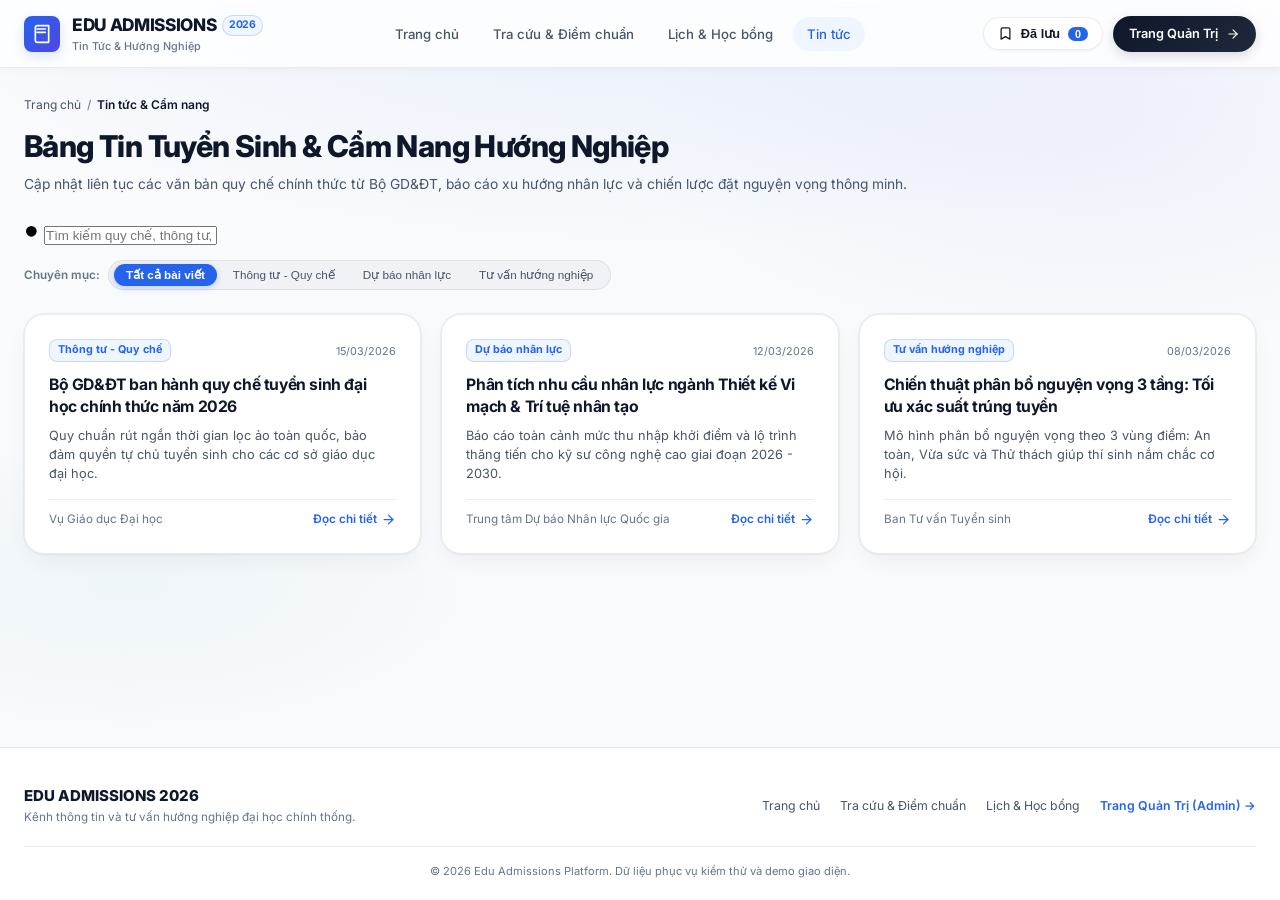
<file: news.html>
<!DOCTYPE html>
<html lang="vi">
<head>
  <meta charset="UTF-8">
  <meta name="viewport" content="width=device-width, initial-scale=1.0">
  <title>Bảng Tin Tuyển Sinh & Cẩm Nang Hướng Nghiệp — EDU ADMISSIONS</title>
  <meta name="description" content="Cập nhật thông tư quy chế tuyển sinh, báo cáo phân tích nhu cầu nhân lực công nghệ và cẩm nang hướng nghiệp đại học 2026.">
  <link rel="preconnect" href="https://fonts.googleapis.com">
  <link rel="preconnect" href="https://fonts.gstatic.com" crossorigin>
  <link href="https://fonts.googleapis.com/css2?family=Inter:wght@400;500;600;700;800&display=swap" rel="stylesheet">
  <link rel="stylesheet" href="assets/css/styles.css">
</head>
<body>

  <!-- SITE HEADER / NAVBAR -->
  <header class="site-header" id="mainHeader">
    <div class="container nav-wrapper">
      <a href="index.html" class="brand-logo" id="brandLogo">
        <div class="brand-icon-box">
          <svg class="svg-icon" width="20" height="20" viewBox="0 0 24 24">
            <path d="M4 19.5v-15A2.5 2.5 0 0 1 6.5 2H20v20H6.5a2.5 2.5 0 0 1-2.5-2.5Z"/>
            <path d="M6 6h10"/>
            <path d="M6 10h10"/>
          </svg>
        </div>
        <div>
          <div class="brand-text-title">
            EDU ADMISSIONS <span class="brand-version-tag">2026</span>
          </div>
          <div class="brand-sub">Tin Tức & Hướng Nghiệp</div>
        </div>
      </a>

      <nav>
        <ul class="main-nav">
          <li><a href="index.html" class="nav-link">Trang chủ</a></li>
          <li><a href="search.html" class="nav-link">Tra cứu & Điểm chuẩn</a></li>
          <li><a href="schedule.html" class="nav-link">Lịch & Học bổng</a></li>
          <li><a href="news.html" class="nav-link active">Tin tức</a></li>
        </ul>
      </nav>

      <div class="nav-actions">
        <!-- Wishlist Button -->
        <button class="btn-glass" id="wishlistOpenBtn" onclick="openWishlistModal()">
          <svg class="svg-icon" width="15" height="15" viewBox="0 0 24 24">
            <path d="m19 21-7-4-7 4V5a2 2 0 0 1 2-2h10a2 2 0 0 1 2 2v16z"/>
          </svg>
          <span>Đã lưu</span>
          <span class="badge-counter" id="wishlistCountBadge">0</span>
        </button>

        <!-- Admin Portal CTA -->
        <a href="admin.html" class="btn-admin-cta" id="navAdminPortalBtn">
          <span>Trang Quản Trị</span>
          <svg class="svg-icon" width="14" height="14" viewBox="0 0 24 24">
            <path d="M5 12h14"/><path d="m12 5 7 7-7 7"/>
          </svg>
        </a>
      </div>
    </div>
  </header>

  <!-- MAIN BODY -->
  <main class="container" style="padding-top: 28px;">
    
    <!-- PAGE HEADER -->
    <div style="margin-bottom: 28px;">
      <div style="display: flex; align-items: center; gap: 6px; font-size: 0.8rem; color: var(--text-tertiary); margin-bottom: 8px;">
        <a href="index.html" style="color: var(--text-secondary);">Trang chủ</a>
        <span>/</span>
        <span style="color: var(--text-primary); font-weight: 600;">Tin tức & Cẩm nang</span>
      </div>
      <h1 style="font-size: 2rem; font-weight: 800; letter-spacing: -0.02em; color: var(--text-primary);">
        Bảng Tin Tuyển Sinh & Cẩm Nang Hướng Nghiệp
      </h1>
      <p style="font-size: 0.92rem; color: var(--text-secondary); margin-top: 4px;">
        Cập nhật liên tục các văn bản quy chế chính thức từ Bộ GD&ĐT, báo cáo xu hướng nhân lực và chiến lược đặt nguyện vọng thông minh.
      </p>
    </div>

    <!-- SEARCH & CATEGORY FILTER STRIP -->
    <div style="margin-bottom: 24px; display: flex; flex-direction: column; gap: 14px;">
      <div style="display: flex; gap: 12px; align-items: center; max-width: 680px;">
        <div class="search-field-shell" style="flex: 1;">
          <svg class="search-prefix-svg" width="16" height="16" viewBox="0 0 24 24"><circle cx="11" cy="11" r="8"/><path d="m21 21-4.3-4.3"/></svg>
          <input type="text" id="newsSearchInput" class="search-native-input" placeholder="Tìm kiếm quy chế, thông tư, cẩm nang..." oninput="onNewsSearch(this.value)">
        </div>
      </div>
      <div class="filter-pills-bar" style="margin-top: 0;">
        <span class="filter-heading-text">Chuyên mục:</span>
        <div class="pill-group">
          <button class="pill-item news-filter-btn active" data-cat="all" onclick="filterNews('all')">Tất cả bài viết</button>
          <button class="pill-item news-filter-btn" data-cat="Thông tư - Quy chế" onclick="filterNews('Thông tư - Quy chế')">Thông tư - Quy chế</button>
          <button class="pill-item news-filter-btn" data-cat="Dự báo nhân lực" onclick="filterNews('Dự báo nhân lực')">Dự báo nhân lực</button>
          <button class="pill-item news-filter-btn" data-cat="Tư vấn hướng nghiệp" onclick="filterNews('Tư vấn hướng nghiệp')">Tư vấn hướng nghiệp</button>
        </div>
      </div>
    </div>

    <!-- ARTICLES BENTO GRID -->
    <div style="display: grid; grid-template-columns: repeat(auto-fill, minmax(360px, 1fr)); gap: 20px; margin-bottom: 60px;" id="articlesGrid"></div>

  </main>

  <!-- MODAL: CHI TIẾT BÀI VIẾT (MÀN DETAIL) -->
  <div class="modal-overlay" id="newsDetailModal">
    <div class="modal-box-glass" style="max-width: 780px;">
      <div class="modal-header-glass">
        <div>
          <span class="uni-code-tag" id="ndModalCategory">Chuyên mục</span>
          <h3 style="font-size: 1.25rem; font-weight: 800; color: var(--text-primary); margin-top: 6px; line-height: 1.4;" id="ndModalTitle">
            Tiêu đề bài viết
          </h3>
          <div style="display: flex; align-items: center; gap: 14px; font-size: 0.78rem; color: var(--text-tertiary); margin-top: 6px;">
            <span id="ndModalAuthor">Tác giả</span>
            <span>•</span>
            <span id="ndModalDate">Ngày đăng</span>
            <span>•</span>
            <span id="ndModalReadTime">Thời lượng đọc</span>
          </div>
        </div>
        <button class="modal-close-btn" onclick="closeModal('newsDetailModal')">
          <svg class="svg-icon" width="20" height="20" viewBox="0 0 24 24"><path d="M18 6 6 18"/><path d="m6 6 12 12"/></svg>
        </button>
      </div>
      <div class="modal-body-glass" style="max-height: 70vh; overflow-y: auto;">
        <div id="ndModalContent" class="article-detail-body"></div>
        <div style="margin-top: 24px; padding-top: 16px; border-top: 1px solid var(--border-glass); display: flex; justify-content: space-between; align-items: center; flex-wrap: wrap; gap: 12px;">
          <div style="font-size: 0.8rem; color: var(--text-tertiary);">
            Văn bản căn cứ: <strong id="ndModalOfficialDoc" style="color: var(--accent-primary);">Thông tư Bộ GD&ĐT</strong>
          </div>
          <div style="display: flex; gap: 10px;">
            <button class="btn-action-primary" style="background: #ffffff; color: var(--text-primary); border: 1px solid var(--border-glass);" onclick="closeModal('newsDetailModal')">
              Đóng cửa sổ
            </button>
            <button class="btn-action-primary" onclick="bookmarkCurrentArticle()">
              <svg class="svg-icon" width="14" height="14" viewBox="0 0 24 24"><path d="m19 21-7-4-7 4V5a2 2 0 0 1 2-2h10a2 2 0 0 1 2 2v16z"/></svg>
              <span>Lưu bài viết</span>
            </button>
          </div>
        </div>
      </div>
    </div>
  </div>

  <!-- MODAL: TỦ HỒ SƠ CÁ NHÂN -->
  <div class="modal-overlay" id="wishlistModal">
    <div class="modal-box-glass" style="max-width: 580px;">
      <div class="modal-header-glass">
        <h3 style="font-size: 1.2rem; font-weight: 800; color: var(--text-primary);">
          Tủ Hồ Sơ Cá Nhân Tạm Thời
        </h3>
        <button class="modal-close-btn" onclick="closeModal('wishlistModal')">
          <svg class="svg-icon" width="20" height="20" viewBox="0 0 24 24"><path d="M18 6 6 18"/><path d="m6 6 12 12"/></svg>
        </button>
      </div>
      <div class="modal-body-glass">
        <p style="font-size: 0.82rem; color: var(--text-tertiary); margin-bottom: 14px;">
          Dữ liệu được lưu trữ an toàn trên LocalStorage của trình duyệt này.
        </p>
        <div id="wishlistModalItems"></div>
      </div>
    </div>
  </div>

  <!-- SITE FOOTER -->
  <footer class="site-footer">
    <div class="container">
      <div style="display: flex; align-items: center; justify-content: space-between; flex-wrap: wrap; gap: 16px; padding-bottom: 20px; border-bottom: 1px solid var(--border-glass);">
        <div>
          <div style="font-weight: 800; color: var(--text-primary); font-size: 1rem;">EDU ADMISSIONS 2026</div>
          <p style="font-size: 0.78rem; color: var(--text-tertiary);">Kênh thông tin và tư vấn hướng nghiệp đại học chính thống.</p>
        </div>
        <div style="display: flex; gap: 20px; font-size: 0.82rem;">
          <a href="index.html" style="color: var(--text-secondary);">Trang chủ</a>
          <a href="search.html" style="color: var(--text-secondary);">Tra cứu & Điểm chuẩn</a>
          <a href="schedule.html" style="color: var(--text-secondary);">Lịch & Học bổng</a>
          <a href="admin.html" style="color: var(--accent-primary); font-weight: 600;">Trang Quản Trị (Admin) →</a>
        </div>
      </div>
      <div style="text-align: center; font-size: 0.74rem; color: var(--text-tertiary); margin-top: 16px;">
        © 2026 Edu Admissions Platform. Dữ liệu phục vụ kiểm thử và demo giao diện.
      </div>
    </div>
  </footer>

  <!-- SCRIPTS -->
  <script src="assets/js/mock-data.js"></script>
  <script src="assets/js/guest.js"></script>
</body>
</html>
</file>
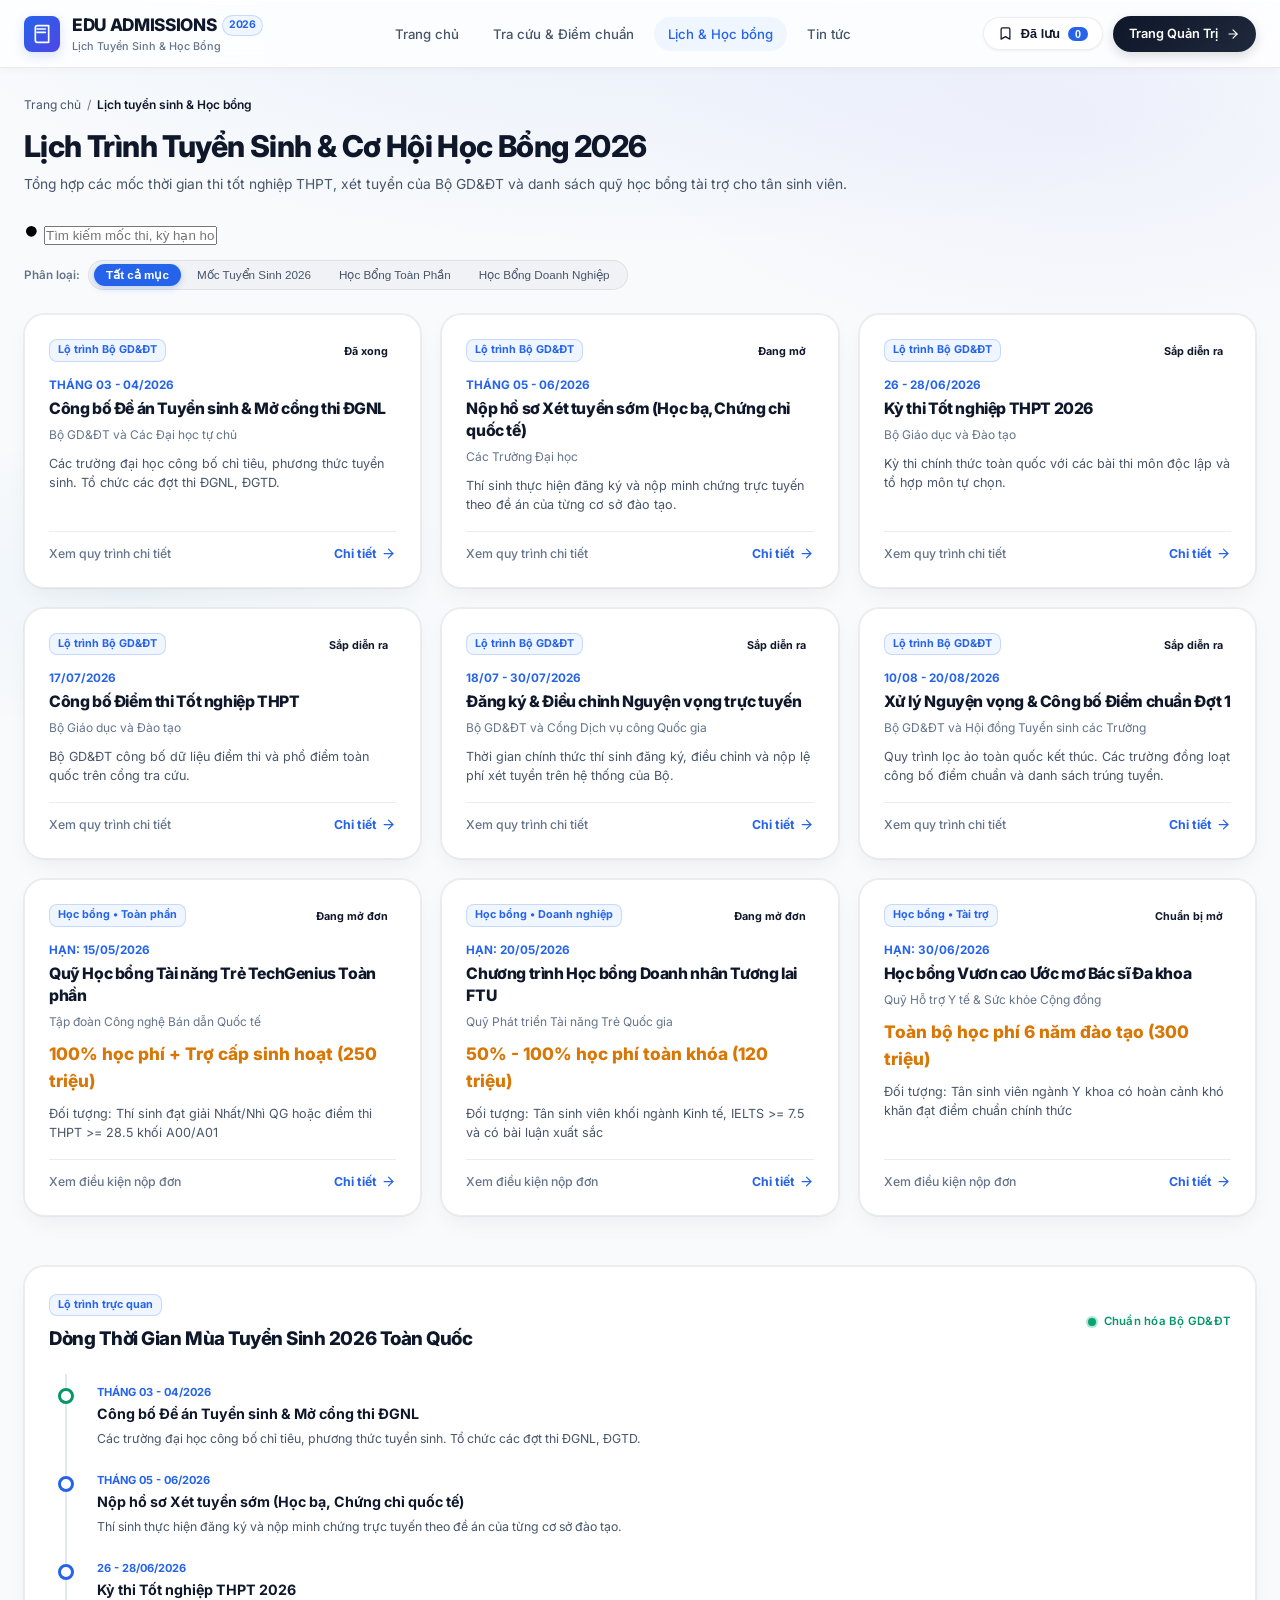
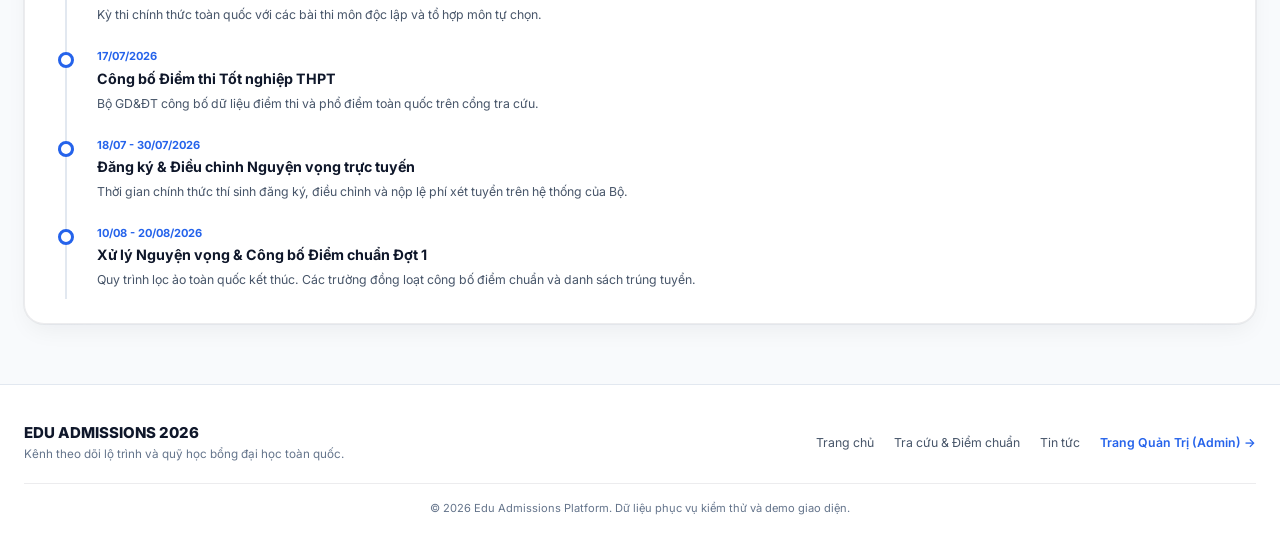
<file: schedule.html>
<!DOCTYPE html>
<html lang="vi">
<head>
  <meta charset="UTF-8">
  <meta name="viewport" content="width=device-width, initial-scale=1.0">
  <title>Lịch Trình Tuyển Sinh & Quỹ Học Bổng 2026 — EDU ADMISSIONS</title>
  <meta name="description" content="Lịch trình chính thức mùa thi tốt nghiệp THPT, các mốc đăng ký nguyện vọng và danh mục học bổng toàn phần dành cho tân sinh viên.">
  <link rel="preconnect" href="https://fonts.googleapis.com">
  <link rel="preconnect" href="https://fonts.gstatic.com" crossorigin>
  <link href="https://fonts.googleapis.com/css2?family=Inter:wght@400;500;600;700;800&display=swap" rel="stylesheet">
  <link rel="stylesheet" href="assets/css/styles.css">
</head>
<body>

  <!-- SITE HEADER / NAVBAR -->
  <header class="site-header" id="mainHeader">
    <div class="container nav-wrapper">
      <a href="index.html" class="brand-logo" id="brandLogo">
        <div class="brand-icon-box">
          <svg class="svg-icon" width="20" height="20" viewBox="0 0 24 24">
            <path d="M4 19.5v-15A2.5 2.5 0 0 1 6.5 2H20v20H6.5a2.5 2.5 0 0 1-2.5-2.5Z"/>
            <path d="M6 6h10"/>
            <path d="M6 10h10"/>
          </svg>
        </div>
        <div>
          <div class="brand-text-title">
            EDU ADMISSIONS <span class="brand-version-tag">2026</span>
          </div>
          <div class="brand-sub">Lịch Tuyển Sinh & Học Bổng</div>
        </div>
      </a>

      <nav>
        <ul class="main-nav">
          <li><a href="index.html" class="nav-link">Trang chủ</a></li>
          <li><a href="search.html" class="nav-link">Tra cứu & Điểm chuẩn</a></li>
          <li><a href="schedule.html" class="nav-link active">Lịch & Học bổng</a></li>
          <li><a href="news.html" class="nav-link">Tin tức</a></li>
        </ul>
      </nav>

      <div class="nav-actions">
        <!-- Wishlist Button -->
        <button class="btn-glass" id="wishlistOpenBtn" onclick="openWishlistModal()">
          <svg class="svg-icon" width="15" height="15" viewBox="0 0 24 24">
            <path d="m19 21-7-4-7 4V5a2 2 0 0 1 2-2h10a2 2 0 0 1 2 2v16z"/>
          </svg>
          <span>Đã lưu</span>
          <span class="badge-counter" id="wishlistCountBadge">0</span>
        </button>

        <!-- Admin Portal CTA -->
        <a href="admin.html" class="btn-admin-cta" id="navAdminPortalBtn">
          <span>Trang Quản Trị</span>
          <svg class="svg-icon" width="14" height="14" viewBox="0 0 24 24">
            <path d="M5 12h14"/><path d="m12 5 7 7-7 7"/>
          </svg>
        </a>
      </div>
    </div>
  </header>

  <!-- MAIN BODY -->
  <main class="container" style="padding-top: 28px;">
    
    <!-- PAGE HEADER -->
    <div style="margin-bottom: 28px;">
      <div style="display: flex; align-items: center; gap: 6px; font-size: 0.8rem; color: var(--text-tertiary); margin-bottom: 8px;">
        <a href="index.html" style="color: var(--text-secondary);">Trang chủ</a>
        <span>/</span>
        <span style="color: var(--text-primary); font-weight: 600;">Lịch tuyển sinh & Học bổng</span>
      </div>
      <h1 style="font-size: 2rem; font-weight: 800; letter-spacing: -0.02em; color: var(--text-primary);">
        Lịch Trình Tuyển Sinh & Cơ Hội Học Bổng 2026
      </h1>
      <p style="font-size: 0.92rem; color: var(--text-secondary); margin-top: 4px;">
        Tổng hợp các mốc thời gian thi tốt nghiệp THPT, xét tuyển của Bộ GD&ĐT và danh sách quỹ học bổng tài trợ cho tân sinh viên.
      </p>
    </div>

    <!-- SEARCH & CATEGORY FILTER STRIP -->
    <div style="margin-bottom: 24px; display: flex; flex-direction: column; gap: 14px;">
      <div style="display: flex; gap: 12px; align-items: center; max-width: 680px;">
        <div class="search-field-shell" style="flex: 1;">
          <svg class="search-prefix-svg" width="16" height="16" viewBox="0 0 24 24"><circle cx="11" cy="11" r="8"/><path d="m21 21-4.3-4.3"/></svg>
          <input type="text" id="scheduleSearchInput" class="search-native-input" placeholder="Tìm kiếm mốc thi, kỳ hạn hoặc quỹ học bổng..." oninput="onScheduleSearch(this.value)">
        </div>
      </div>
      <div class="filter-pills-bar" style="margin-top: 0;">
        <span class="filter-heading-text">Phân loại:</span>
        <div class="pill-group">
          <button class="pill-item schedule-filter-btn active" data-filter="all" onclick="filterSchedule('all')">Tất cả mục</button>
          <button class="pill-item schedule-filter-btn" data-filter="timeline" onclick="filterSchedule('timeline')">Mốc Tuyển Sinh 2026</button>
          <button class="pill-item schedule-filter-btn" data-filter="scholarship_full" onclick="filterSchedule('scholarship_full')">Học Bổng Toàn Phần</button>
          <button class="pill-item schedule-filter-btn" data-filter="scholarship_corp" onclick="filterSchedule('scholarship_corp')">Học Bổng Doanh Nghiệp</button>
        </div>
      </div>
    </div>

    <!-- SCHEDULE & SCHOLARSHIPS BENTO GRID (SAME STYLE AS NEWS) -->
    <div style="display: grid; grid-template-columns: repeat(auto-fill, minmax(360px, 1fr)); gap: 20px; margin-bottom: 50px;" id="scheduleGrid"></div>

    <!-- ROADMAP TIMELINE SECTION (EXPANDABLE/COMPLEMENTARY) -->
    <div class="bento-card" style="margin-bottom: 60px; background: #ffffff;">
      <div style="display: flex; align-items: center; justify-content: space-between; margin-bottom: 20px;">
        <div>
          <span class="uni-code-tag" style="background: #eff6ff; color: var(--accent-primary);">Lộ trình trực quan</span>
          <h2 style="font-size: 1.25rem; font-weight: 800; color: var(--text-primary); margin-top: 4px;">
            Dòng Thời Gian Mùa Tuyển Sinh 2026 Toàn Quốc
          </h2>
        </div>
        <span class="status-indicator">
          <span class="glow-dot emerald"></span>
          <span style="color: var(--status-emerald); font-size: 0.76rem;">Chuẩn hóa Bộ GD&ĐT</span>
        </span>
      </div>
      <div class="timeline-track" id="admissionsTimeline"></div>
    </div>

  </main>

  <!-- MODAL: CHI TIẾT MỐC TUYỂN SINH & HỌC BỔNG (MÀN DETAIL) -->
  <div class="modal-overlay" id="scheduleDetailModal">
    <div class="modal-box-glass" style="max-width: 760px;">
      <div class="modal-header-glass">
        <div>
          <span class="uni-code-tag" id="sdModalCategory">Tuyển sinh / Học bổng</span>
          <h3 style="font-size: 1.25rem; font-weight: 800; color: var(--text-primary); margin-top: 6px; line-height: 1.4;" id="sdModalTitle">
            Tiêu đề sự kiện / Học bổng
          </h3>
          <div style="display: flex; align-items: center; gap: 14px; font-size: 0.78rem; color: var(--text-tertiary); margin-top: 6px;">
            <span id="sdModalAuthority">Cơ quan phụ trách / Nhà tài trợ</span>
            <span>•</span>
            <span id="sdModalDate">Thời gian / Hạn nộp</span>
            <span>•</span>
            <span id="sdModalStatusBadge">Trạng thái</span>
          </div>
        </div>
        <button class="modal-close-btn" onclick="closeModal('scheduleDetailModal')">
          <svg class="svg-icon" width="20" height="20" viewBox="0 0 24 24"><path d="M18 6 6 18"/><path d="m6 6 12 12"/></svg>
        </button>
      </div>
      <div class="modal-body-glass" style="max-height: 70vh; overflow-y: auto;">
        <div id="sdModalContent" class="article-detail-body"></div>
        <div style="margin-top: 24px; padding-top: 16px; border-top: 1px solid var(--border-glass); display: flex; justify-content: space-between; align-items: center; flex-wrap: wrap; gap: 12px;">
          <div style="font-size: 0.8rem; color: var(--text-tertiary);" id="sdModalFooterNote">
            Dữ liệu tuyển sinh chính thức mùa 2026.
          </div>
          <div style="display: flex; gap: 10px;">
            <button class="btn-action-primary" style="background: #ffffff; color: var(--text-primary); border: 1px solid var(--border-glass);" onclick="closeModal('scheduleDetailModal')">
              Đóng cửa sổ
            </button>
            <button class="btn-action-primary" id="sdModalActionBtn" onclick="onScheduleDetailAction()">
              <span>Nộp hồ sơ trực tuyến</span>
            </button>
          </div>
        </div>
      </div>
    </div>
  </div>

  <!-- MODAL: TỦ HỒ SƠ CÁ NHÂN -->
  <div class="modal-overlay" id="wishlistModal">
    <div class="modal-box-glass" style="max-width: 580px;">
      <div class="modal-header-glass">
        <h3 style="font-size: 1.2rem; font-weight: 800; color: var(--text-primary);">
          Tủ Hồ Sơ Cá Nhân Tạm Thời
        </h3>
        <button class="modal-close-btn" onclick="closeModal('wishlistModal')">
          <svg class="svg-icon" width="20" height="20" viewBox="0 0 24 24"><path d="M18 6 6 18"/><path d="m6 6 12 12"/></svg>
        </button>
      </div>
      <div class="modal-body-glass">
        <p style="font-size: 0.82rem; color: var(--text-tertiary); margin-bottom: 14px;">
          Dữ liệu được lưu trữ an toàn trên LocalStorage của trình duyệt này.
        </p>
        <div id="wishlistModalItems"></div>
      </div>
    </div>
  </div>

  <!-- SITE FOOTER -->
  <footer class="site-footer">
    <div class="container">
      <div style="display: flex; align-items: center; justify-content: space-between; flex-wrap: wrap; gap: 16px; padding-bottom: 20px; border-bottom: 1px solid var(--border-glass);">
        <div>
          <div style="font-weight: 800; color: var(--text-primary); font-size: 1rem;">EDU ADMISSIONS 2026</div>
          <p style="font-size: 0.78rem; color: var(--text-tertiary);">Kênh theo dõi lộ trình và quỹ học bổng đại học toàn quốc.</p>
        </div>
        <div style="display: flex; gap: 20px; font-size: 0.82rem;">
          <a href="index.html" style="color: var(--text-secondary);">Trang chủ</a>
          <a href="search.html" style="color: var(--text-secondary);">Tra cứu & Điểm chuẩn</a>
          <a href="news.html" style="color: var(--text-secondary);">Tin tức</a>
          <a href="admin.html" style="color: var(--accent-primary); font-weight: 600;">Trang Quản Trị (Admin) →</a>
        </div>
      </div>
      <div style="text-align: center; font-size: 0.74rem; color: var(--text-tertiary); margin-top: 16px;">
        © 2026 Edu Admissions Platform. Dữ liệu phục vụ kiểm thử và demo giao diện.
      </div>
    </div>
  </footer>

  <!-- SCRIPTS -->
  <script src="assets/js/mock-data.js"></script>
  <script src="assets/js/guest.js"></script>
</body>
</html>
</file>
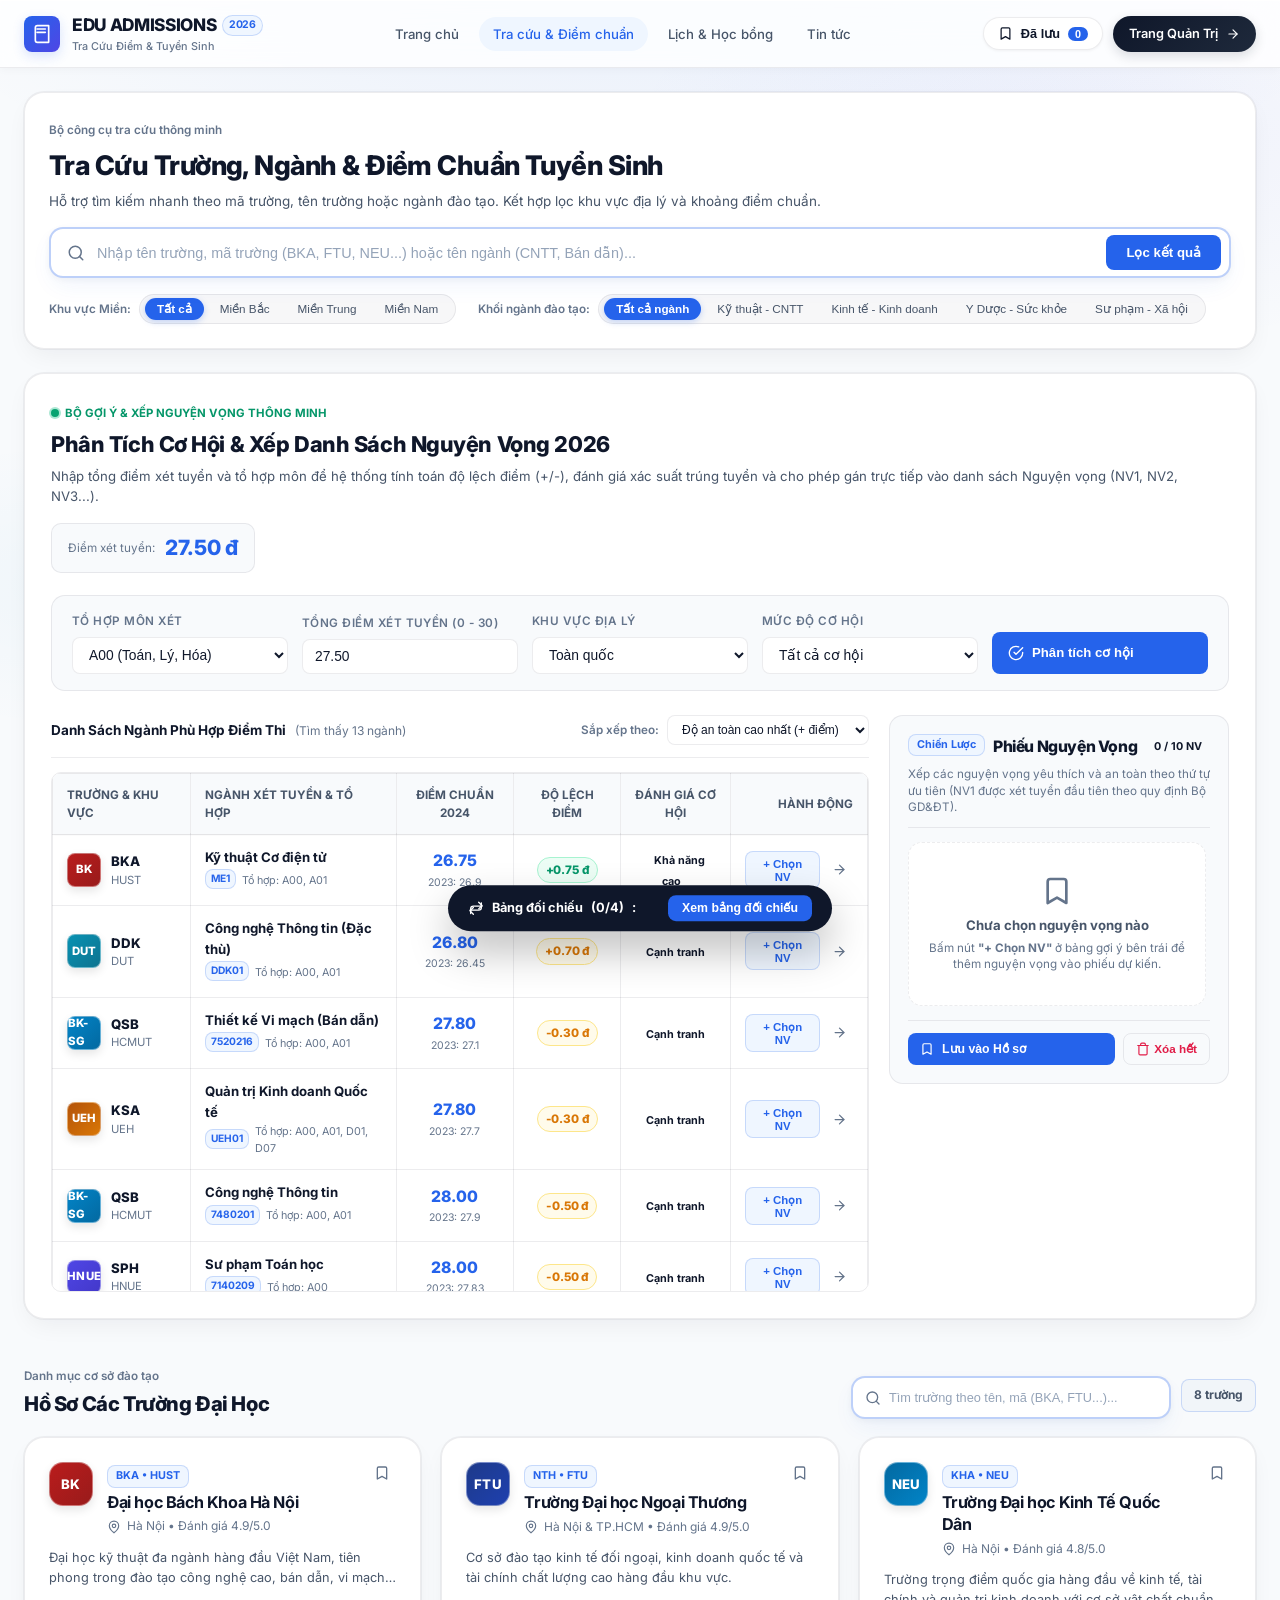
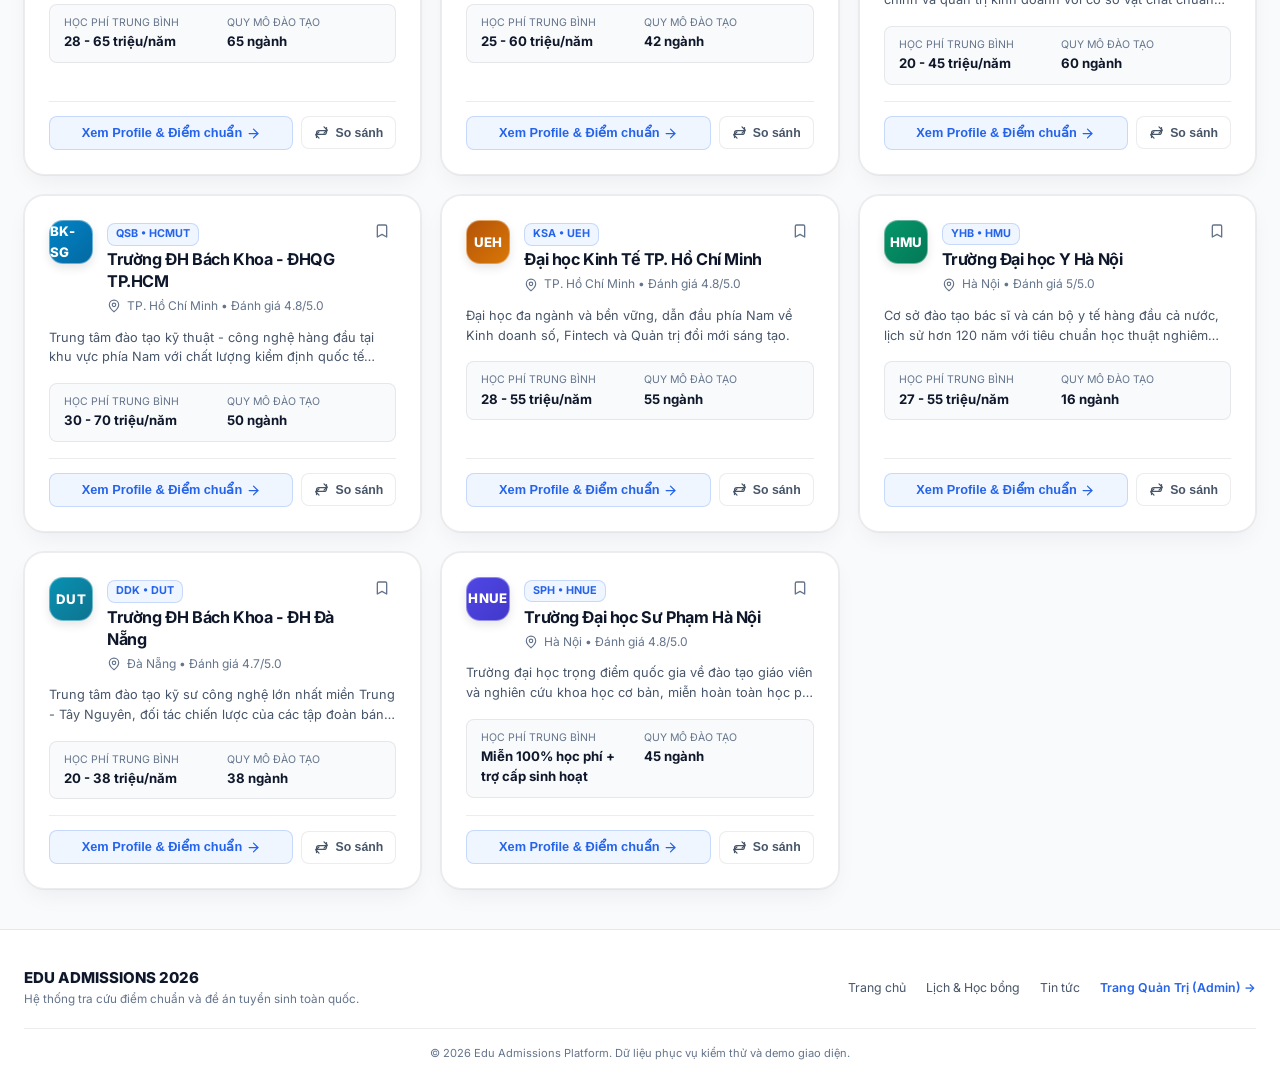
<file: search.html>
<!DOCTYPE html>
<html lang="vi">
<head>
  <meta charset="UTF-8">
  <meta name="viewport" content="width=device-width, initial-scale=1.0">
  <title>Tra Cứu Trường, Ngành & Điểm Chuẩn — EDU ADMISSIONS 2026</title>
  <meta name="description" content="Tra cứu trường đại học, ngành đào tạo, phương thức xét tuyển và phân tích cơ hội trúng tuyển theo 3 vùng điểm.">
  <link rel="preconnect" href="https://fonts.googleapis.com">
  <link rel="preconnect" href="https://fonts.gstatic.com" crossorigin>
  <link href="https://fonts.googleapis.com/css2?family=Inter:wght@400;500;600;700;800&display=swap" rel="stylesheet">
  <link rel="stylesheet" href="assets/css/styles.css">
</head>
<body>

  <!-- SITE HEADER / NAVBAR -->
  <header class="site-header" id="mainHeader">
    <div class="container nav-wrapper">
      <a href="index.html" class="brand-logo" id="brandLogo">
        <div class="brand-icon-box">
          <svg class="svg-icon" width="20" height="20" viewBox="0 0 24 24">
            <path d="M4 19.5v-15A2.5 2.5 0 0 1 6.5 2H20v20H6.5a2.5 2.5 0 0 1-2.5-2.5Z"/>
            <path d="M6 6h10"/>
            <path d="M6 10h10"/>
          </svg>
        </div>
        <div>
          <div class="brand-text-title">
            EDU ADMISSIONS <span class="brand-version-tag">2026</span>
          </div>
          <div class="brand-sub">Tra Cứu Điểm & Tuyển Sinh</div>
        </div>
      </a>

      <nav>
        <ul class="main-nav">
          <li><a href="index.html" class="nav-link">Trang chủ</a></li>
          <li><a href="search.html" class="nav-link active">Tra cứu & Điểm chuẩn</a></li>
          <li><a href="schedule.html" class="nav-link">Lịch & Học bổng</a></li>
          <li><a href="news.html" class="nav-link">Tin tức</a></li>
        </ul>
      </nav>

      <div class="nav-actions">
        <!-- Wishlist Button -->
        <button class="btn-glass" id="wishlistOpenBtn" onclick="openWishlistModal()">
          <svg class="svg-icon" width="15" height="15" viewBox="0 0 24 24">
            <path d="m19 21-7-4-7 4V5a2 2 0 0 1 2-2h10a2 2 0 0 1 2 2v16z"/>
          </svg>
          <span>Đã lưu</span>
          <span class="badge-counter" id="wishlistCountBadge">0</span>
        </button>

        <!-- Admin Portal CTA -->
        <a href="admin.html" class="btn-admin-cta" id="navAdminPortalBtn">
          <span>Trang Quản Trị</span>
          <svg class="svg-icon" width="14" height="14" viewBox="0 0 24 24">
            <path d="M5 12h14"/><path d="m12 5 7 7-7 7"/>
          </svg>
        </a>
      </div>
    </div>
  </header>

  <!-- MAIN BODY -->
  <main class="container" style="padding-top: 24px;">
    
    <!-- 1. SEARCH HEADER & QUICK FILTERS (KHÔNG CÓ ĐẾM NGƯỢC) -->
    <section style="margin-bottom: 24px; position: relative; z-index: 60;">
      <div class="bento-card col-12 search-hero-card" style="background: #ffffff; overflow: visible !important; position: relative; z-index: 60;">
        <div style="margin-bottom: 16px;">
          <span class="filter-heading-text">Bộ công cụ tra cứu thông minh</span>
          <h1 style="font-size: 1.8rem; font-weight: 800; letter-spacing: -0.02em; margin-top: 4px; color: var(--text-primary);">
            Tra Cứu Trường, Ngành & Điểm Chuẩn Tuyển Sinh
          </h1>
          <p style="font-size: 0.9rem; color: var(--text-secondary); margin-top: 4px;">
            Hỗ trợ tìm kiếm nhanh theo mã trường, tên trường hoặc ngành đào tạo. Kết hợp lọc khu vực địa lý và khoảng điểm chuẩn.
          </p>
        </div>

        <!-- Search Bar with Live Autocomplete -->
        <div class="search-wrapper-bento" style="margin-bottom: 16px;">
          <div class="search-box-glass">
            <svg class="svg-icon" width="18" height="18" viewBox="0 0 24 24" style="color: var(--text-tertiary); margin-right: 4px;">
              <circle cx="11" cy="11" r="8"/><path d="m21 21-4.3-4.3"/>
            </svg>
            <input type="text" 
                   id="smartSearchInput" 
                   class="search-input-field" 
                   placeholder="Nhập tên trường, mã trường (BKA, FTU, NEU...) hoặc tên ngành (CNTT, Bán dẫn)..." 
                   autocomplete="off">
            <button class="btn-search-action" id="smartSearchBtn">
              <span>Lọc kết quả</span>
            </button>
          </div>
          <div id="autocompleteDropdown" class="autocomplete-dropdown"></div>
        </div>

        <!-- Quick Filter Pills -->
        <div class="filter-pills-bar">
          <span class="filter-heading-text">Khu vực Miền:</span>
          <div class="pill-group" id="regionChips"></div>

          <span class="filter-heading-text" style="margin-left: 14px;">Khối ngành đào tạo:</span>
          <div class="pill-group" id="categoryChips"></div>
        </div>
      </div>
    </section>

    <!-- 2. SMART RECOMMENDATION & ASPIRATIONS DRAFTER -->
    <section style="margin-bottom: 44px;" id="recommendationSection">
      <div class="bento-card" style="background: #ffffff; padding: 26px;">
        
        <!-- Header -->
        <div style="display: flex; align-items: flex-start; justify-content: space-between; flex-wrap: wrap; gap: 16px; margin-bottom: 22px;">
          <div>
            <div style="display: inline-flex; align-items: center; gap: 6px; font-size: 0.76rem; margin-bottom: 6px;">
              <span class="glow-dot emerald"></span>
              <span style="color: var(--status-emerald); font-weight: 700; text-transform: uppercase;">Bộ Gợi Ý & Xếp Nguyện Vọng Thông Minh</span>
            </div>
            <h2 style="font-size: 1.45rem; font-weight: 800; letter-spacing: -0.02em; color: var(--text-primary);">
              Phân Tích Cơ Hội & Xếp Danh Sách Nguyện Vọng 2026
            </h2>
            <p style="font-size: 0.88rem; color: var(--text-secondary); margin-top: 4px;">
              Nhập tổng điểm xét tuyển và tổ hợp môn để hệ thống tính toán độ lệch điểm (+/-), đánh giá xác suất trúng tuyển và cho phép gán trực tiếp vào danh sách Nguyện vọng (NV1, NV2, NV3...).
            </p>
          </div>
          <div style="display: flex; align-items: center; gap: 10px; background: #f8fafc; border: 1px solid var(--border-glass); padding: 8px 16px; border-radius: 10px;">
            <div style="font-size: 0.78rem; color: var(--text-tertiary);">Điểm xét tuyển:</div>
            <div style="font-size: 1.4rem; font-weight: 800; color: var(--accent-primary);" id="displayTotalScore">27.50 đ</div>
          </div>
        </div>

        <!-- Calculator Form Bento Strip -->
        <div class="score-form-bento" style="margin-bottom: 24px; display: grid; grid-template-columns: repeat(auto-fit, minmax(180px, 1fr)); gap: 14px; align-items: flex-end;">
          <div class="field-group">
            <label class="field-label" for="scoreGroupSelect">Tổ hợp môn xét</label>
            <select id="scoreGroupSelect" class="field-select" onchange="calculateAdmissionsRecommendations()">
              <option value="A00" selected>A00 (Toán, Lý, Hóa)</option>
              <option value="A01">A01 (Toán, Lý, Anh)</option>
              <option value="B00">B00 (Toán, Hóa, Sinh)</option>
              <option value="C00">C00 (Văn, Sử, Địa)</option>
              <option value="D01">D01 (Toán, Văn, Anh)</option>
              <option value="all">Tất cả tổ hợp</option>
            </select>
          </div>

          <div class="field-group">
            <label class="field-label" for="userScoreInput">Tổng điểm xét tuyển (0 - 30)</label>
            <input type="number" 
                   id="userScoreInput" 
                   class="field-input" 
                   min="0" 
                   max="30" 
                   step="0.05" 
                   value="27.50" 
                   placeholder="Nhập tổng điểm..." 
                   oninput="calculateAdmissionsRecommendations()">
          </div>

          <div class="field-group">
            <label class="field-label" for="recFilterRegion">Khu vực địa lý</label>
            <select id="recFilterRegion" class="field-select" onchange="calculateAdmissionsRecommendations()">
              <option value="all" selected>Toàn quốc</option>
              <option value="north">Miền Bắc</option>
              <option value="central">Miền Trung</option>
              <option value="south">Miền Nam</option>
            </select>
          </div>

          <div class="field-group">
            <label class="field-label" for="recFilterChance">Mức độ cơ hội</label>
            <select id="recFilterChance" class="field-select" onchange="calculateAdmissionsRecommendations()">
              <option value="all" selected>Tất cả cơ hội</option>
              <option value="safe">Khả năng đỗ cao (Dư điểm)</option>
              <option value="reach">Cạnh tranh sát sao (±0.5đ)</option>
              <option value="risk">Thử thách / Ước mơ</option>
            </select>
          </div>

          <div>
            <button class="btn-search-action" id="btnCalculateRecommendations" style="width: 100%; height: 42px; padding: 0 16px;" onclick="calculateAdmissionsRecommendations()">
              <svg class="svg-icon" width="16" height="16" viewBox="0 0 24 24"><path d="M22 11.08V12a10 10 0 1 1-5.93-9.14"/><polyline points="22 4 12 14.01 9 11.01"/></svg>
              <span>Phân tích cơ hội</span>
            </button>
          </div>
        </div>

        <!-- 2-Column Grid: Matrix Table on Left, Aspirations Drafter on Right -->
        <div class="rec-grid-wrapper">
          
          <!-- LEFT: Recommendations Table -->
          <div class="rec-table-pane">
            <div style="display: flex; align-items: center; justify-content: space-between; flex-wrap: wrap; gap: 10px; margin-bottom: 14px; padding-bottom: 12px; border-bottom: 1px solid var(--border-glass);">
              <div>
                <span id="recResultsSummary" style="font-size: 0.9rem; font-weight: 700; color: var(--text-primary);">
                  Danh Sách Ngành Phù Hợp Điểm Thi
                </span>
                <span id="recResultsCount" style="font-size: 0.8rem; color: var(--text-tertiary); margin-left: 6px;"></span>
              </div>
              <div style="display: flex; align-items: center; gap: 8px;">
                <label for="recSortBy" style="font-size: 0.78rem; color: var(--text-tertiary); font-weight: 600;">Sắp xếp theo:</label>
                <select id="recSortBy" class="field-select" style="padding: 6px 10px; font-size: 0.8rem; width: auto;" onchange="calculateAdmissionsRecommendations()">
                  <option value="diff_desc" selected>Độ an toàn cao nhất (+ điểm)</option>
                  <option value="diff_asc">Thử thách nhất (điểm cao)</option>
                  <option value="benchmark_desc">Điểm chuẩn 2024 cao → thấp</option>
                  <option value="school">Theo tên trường (A - Z)</option>
                </select>
              </div>
            </div>

            <!-- Table Container -->
            <div style="overflow-x: auto; max-height: 520px; overflow-y: auto; border: 1px solid var(--border-glass); border-radius: 10px;">
              <table class="bento-table rec-matrix-table" style="margin: 0; min-width: 680px;">
                <thead style="position: sticky; top: 0; background: #f8fafc; z-index: 2; box-shadow: 0 1px 2px rgba(0,0,0,0.05);">
                  <tr>
                    <th>Trường & Khu vực</th>
                    <th>Ngành xét tuyển & Tổ hợp</th>
                    <th style="text-align: center;">Điểm chuẩn 2024</th>
                    <th style="text-align: center;">Độ lệch điểm</th>
                    <th style="text-align: center;">Đánh giá cơ hội</th>
                    <th style="text-align: right; min-width: 130px;">Hành động</th>
                  </tr>
                </thead>
                <tbody id="recommendationTableBody">
                  <!-- Dynamically populated -->
                </tbody>
              </table>
            </div>
          </div>

          <!-- RIGHT: Aspirations Drafter (Phiếu Nguyện Vọng Dự Kiến) -->
          <div class="aspirations-draft-pane">
            <div class="aspiration-card-header">
              <div style="display: flex; align-items: center; justify-content: space-between;">
                <div style="display: flex; align-items: center; gap: 8px;">
                  <span class="uni-code-tag" style="background: var(--accent-primary-light); color: var(--accent-primary);">Chiến Lược</span>
                  <h3 style="font-size: 1.05rem; font-weight: 800; color: var(--text-primary);">Phiếu Nguyện Vọng</h3>
                </div>
                <span class="zone-badge-pill safe" id="aspirationsCountBadge">0 / 10 NV</span>
              </div>
              <p style="font-size: 0.78rem; color: var(--text-tertiary); margin-top: 6px; line-height: 1.4;">
                Xếp các nguyện vọng yêu thích và an toàn theo thứ tự ưu tiên (NV1 được xét tuyển đầu tiên theo quy định Bộ GD&ĐT).
              </p>
            </div>

            <!-- Aspirations List Container -->
            <div id="aspirationsListContainer" class="aspirations-list-container">
              <!-- Dynamically populated or empty state -->
            </div>

            <!-- Drafter Footer Actions -->
            <div class="aspiration-footer-actions">
              <button class="btn-search-action" style="flex: 1; padding: 8px 12px; font-size: 0.82rem;" onclick="saveAspirationsToWishlist()">
                <svg class="svg-icon" width="14" height="14" viewBox="0 0 24 24"><path d="m19 21-7-4-7 4V5a2 2 0 0 1 2-2h10a2 2 0 0 1 2 2v16z"/></svg>
                <span>Lưu vào Hồ sơ</span>
              </button>
              <button class="btn-mini-svg" style="color: var(--status-crimson); padding: 8px 12px; border: 1px solid var(--border-glass); border-radius: 8px;" title="Xóa danh sách" onclick="clearAspirationsList()">
                <svg class="svg-icon" width="14" height="14" viewBox="0 0 24 24"><path d="M3 6h18"/><path d="M19 6v14c0 1-1 2-2 2H7c-1 0-2-1-2-2V6"/><path d="M8 6V4c0-1 1-2 2-2h4c1 0 2 1 2 2v2"/></svg>
                <span style="font-size: 0.78rem; font-weight: 600;">Xóa hết</span>
              </button>
            </div>
          </div>

        </div>

      </div>
    </section>

    <!-- 3. UNIVERSITY DIRECTORY -->
    <section style="margin-bottom: 40px;" id="schoolsSection">
      <div style="display: flex; align-items: flex-end; justify-content: space-between; flex-wrap: wrap; gap: 14px; margin-bottom: 18px;">
        <div>
          <span class="filter-heading-text">Danh mục cơ sở đào tạo</span>
          <h2 style="font-size: 1.35rem; font-weight: 800; letter-spacing: -0.02em; margin-top: 2px; color: var(--text-primary);">
            Hồ Sơ Các Trường Đại Học
          </h2>
        </div>
        <div style="display: flex; align-items: center; gap: 10px;">
          <div class="search-box-glass" style="padding: 4px 12px; width: 320px; background: #ffffff;">
            <svg class="svg-icon" width="16" height="16" viewBox="0 0 24 24" style="color: var(--text-tertiary);">
              <circle cx="11" cy="11" r="8"/><path d="m21 21-4.3-4.3"/>
            </svg>
            <input type="text" id="dirSearchInput" class="search-input-field" placeholder="Tìm trường theo tên, mã (BKA, FTU...)..." style="font-size: 0.85rem;" oninput="onDirectorySearch(this.value)">
          </div>
          <span class="uni-code-tag" id="uniCountBadge" style="font-size: 0.8rem; padding: 6px 12px; background: #f1f5f9; color: var(--text-secondary);">6 trường</span>
        </div>
      </div>

      <div class="university-bento-grid" id="universitiesGrid"></div>
    </section>

  </main>

  <!-- BOTTOM COMPARISON DOCK -->
  <aside class="comparison-dock" id="comparisonDock">
    <span style="font-size: 0.85rem; font-weight: 700; color: #ffffff; display: flex; align-items: center; gap: 8px;">
      <svg class="svg-icon" width="16" height="16" viewBox="0 0 24 24">
        <path d="m16 3 5 5-5 5"/><path d="M4 20v-7a4 4 0 0 1 4-4h13"/><path d="m8 21-5-5 5-5"/><path d="M20 4v7a4 4 0 0 1-4 4H3"/>
      </svg>
      Bảng đối chiếu <span id="dockCount">(0/4)</span>:
    </span>
    <div style="display: flex; gap: 6px;" id="dockSlots"></div>
    <button class="btn-search-action" style="padding: 6px 14px; font-size: 0.82rem;" onclick="openComparisonModal()">
      <span>Xem bảng đối chiếu</span>
    </button>
  </aside>

  <!-- MODAL 1: CHI TIẾT PROFILE & ĐIỂM CHUẨN 3 NĂM -->
  <div class="modal-overlay" id="schoolDetailModal">
    <div class="modal-box-glass">
      <div class="modal-header-glass">
        <div style="display: flex; align-items: center; gap: 14px;">
          <div class="monogram-badge" id="detailSchoolLogo">BK</div>
          <div>
            <h3 id="detailSchoolTitle" style="font-size: 1.2rem; font-weight: 800; color: var(--text-primary);">Đại học Bách Khoa Hà Nội</h3>
            <div id="detailSchoolLocation" style="font-size: 0.8rem; color: var(--text-tertiary);">Cơ sở chính: Hà Nội</div>
          </div>
        </div>
        <button class="modal-close-btn" onclick="closeModal('schoolDetailModal')">
          <svg class="svg-icon" width="20" height="20" viewBox="0 0 24 24"><path d="M18 6 6 18"/><path d="m6 6 12 12"/></svg>
        </button>
      </div>
      <div class="modal-body-glass">
        <div style="background: #f8fafc; border: 1px solid var(--border-glass); padding: 16px; border-radius: 8px; margin-bottom: 20px;">
          <div style="font-weight: 700; font-size: 0.9rem; color: var(--text-primary); margin-bottom: 6px;">Đề án tuyển sinh & Giới thiệu:</div>
          <p id="detailSchoolDesc" style="font-size: 0.85rem; color: var(--text-secondary); margin-bottom: 10px;"></p>
          <div style="font-size: 0.82rem; color: var(--accent-primary); background: var(--accent-primary-light); border: 1px solid rgba(37, 99, 235, 0.2); padding: 8px 12px; border-radius: 6px;">
            <strong>Chỉ tiêu & Phương thức:</strong> <span id="detailSchoolPlan"></span>
          </div>
          <div style="margin-top: 10px; font-size: 0.82rem; color: var(--text-primary);">
            Mức học phí: <span id="detailSchoolTuition" style="color: var(--status-amber); font-weight: 700;"></span>
          </div>
        </div>

        <h4 style="font-size: 1rem; font-weight: 700; margin-bottom: 12px; color: var(--text-primary);">
          Bảng Điểm Chuẩn Chi Tiết (2022 - 2025)
        </h4>
        <div style="overflow-x: auto;">
          <table class="bento-table">
            <thead>
              <tr>
                <th>Mã ngành</th>
                <th>Tên ngành & Tổ hợp</th>
                <th>Phương thức</th>
                <th>2022</th>
                <th>2023</th>
                <th>2024</th>
                <th>Dự kiến 2025</th>
                <th>Tiêu chí phụ</th>
              </tr>
            </thead>
            <tbody id="detailBenchmarksTbody"></tbody>
          </table>
        </div>
      </div>
    </div>
  </div>

  <!-- MODAL 2: BẢNG SO SÁNH SONG SONG -->
  <div class="modal-overlay" id="comparisonModal">
    <div class="modal-box-glass" style="max-width: 1040px;">
      <div class="modal-header-glass">
        <h3 style="font-size: 1.2rem; font-weight: 800; color: var(--text-primary);">
          Bảng Đối Chiếu Chỉ Số Song Song
        </h3>
        <button class="modal-close-btn" onclick="closeModal('comparisonModal')">
          <svg class="svg-icon" width="20" height="20" viewBox="0 0 24 24"><path d="M18 6 6 18"/><path d="m6 6 12 12"/></svg>
        </button>
      </div>
      <div class="modal-body-glass">
        <div style="overflow-x: auto;" id="comparisonTableContainer"></div>
      </div>
    </div>
  </div>

  <!-- MODAL 3: TỦ HỒ SƠ CÁ NHÂN -->
  <div class="modal-overlay" id="wishlistModal">
    <div class="modal-box-glass" style="max-width: 580px;">
      <div class="modal-header-glass">
        <h3 style="font-size: 1.2rem; font-weight: 800; color: var(--text-primary);">
          Tủ Hồ Sơ Cá Nhân Tạm Thời
        </h3>
        <button class="modal-close-btn" onclick="closeModal('wishlistModal')">
          <svg class="svg-icon" width="20" height="20" viewBox="0 0 24 24"><path d="M18 6 6 18"/><path d="m6 6 12 12"/></svg>
        </button>
      </div>
      <div class="modal-body-glass">
        <p style="font-size: 0.82rem; color: var(--text-tertiary); margin-bottom: 14px;">
          Dữ liệu được lưu trữ an toàn trên LocalStorage của trình duyệt này.
        </p>
        <div id="wishlistModalItems"></div>
      </div>
    </div>
  </div>

  <!-- SITE FOOTER -->
  <footer class="site-footer">
    <div class="container">
      <div style="display: flex; align-items: center; justify-content: space-between; flex-wrap: wrap; gap: 16px; padding-bottom: 20px; border-bottom: 1px solid var(--border-glass);">
        <div>
          <div style="font-weight: 800; color: var(--text-primary); font-size: 1rem;">EDU ADMISSIONS 2026</div>
          <p style="font-size: 0.78rem; color: var(--text-tertiary);">Hệ thống tra cứu điểm chuẩn và đề án tuyển sinh toàn quốc.</p>
        </div>
        <div style="display: flex; gap: 20px; font-size: 0.82rem;">
          <a href="index.html" style="color: var(--text-secondary);">Trang chủ</a>
          <a href="schedule.html" style="color: var(--text-secondary);">Lịch & Học bổng</a>
          <a href="news.html" style="color: var(--text-secondary);">Tin tức</a>
          <a href="admin.html" style="color: var(--accent-primary); font-weight: 600;">Trang Quản Trị (Admin) →</a>
        </div>
      </div>
      <div style="text-align: center; font-size: 0.74rem; color: var(--text-tertiary); margin-top: 16px;">
        © 2026 Edu Admissions Platform. Dữ liệu phục vụ kiểm thử và demo giao diện.
      </div>
    </div>
  </footer>

  <!-- SCRIPTS -->
  <script src="assets/js/mock-data.js"></script>
  <script src="assets/js/guest.js"></script>
</body>
</html>
</file>
<file: assets/css/styles.css>
/* ==========================================================================
   DESIGN SYSTEM - EDU ADMISSIONS 2026
   Style: Apple / Linear Light Frosted Glassmorphism & Bento Grid Architecture
   Color Mode: Premium Clean Light Mode (Frosted Glass, Specular Highlights)
   ========================================================================== */

:root {
  /* Core Light Palette */
  --bg-space: #f8fafc;
  --bg-surface: rgba(255, 255, 255, 0.82);
  --bg-surface-elevated: rgba(255, 255, 255, 0.96);
  --bg-surface-solid: #ffffff;

  --accent-primary: #2563eb;
  --accent-primary-hover: #1d4ed8;
  --accent-primary-light: #eff6ff;
  --accent-primary-glow: rgba(37, 99, 235, 0.18);

  --accent-indigo: #4f46e5;
  --accent-cyan: #0284c7;

  /* Status Colors (Apple/Linear Glowing Dots on Light) */
  --status-emerald: #059669;
  --status-emerald-glow: rgba(16, 185, 129, 0.35);
  --status-emerald-bg: #ecfdf5;
  --status-emerald-border: #a7f3d0;

  --status-amber: #d97706;
  --status-amber-glow: rgba(245, 158, 11, 0.35);
  --status-amber-bg: #fffbeb;
  --status-amber-border: #fde68a;

  --status-crimson: #e11d48;
  --status-crimson-glow: rgba(244, 63, 94, 0.35);
  --status-crimson-bg: #fff1f2;
  --status-crimson-border: #fecdd3;

  /* Typography & Text */
  --text-primary: #0f172a;
  --text-secondary: #475569;
  --text-tertiary: #64748b;
  --text-subtle: #94a3b8;

  /* Glassmorphism & Specular Highlights */
  --border-glass: rgba(15, 23, 42, 0.08);
  --border-glass-hover: rgba(37, 99, 235, 0.25);
  --border-specular: inset 0 1px 0 0 rgba(255, 255, 255, 0.95);

  --shadow-bento: 0 10px 25px -5px rgba(15, 23, 42, 0.06), 0 0 0 1px rgba(15, 23, 42, 0.05);
  --shadow-bento-hover: 0 18px 36px -8px rgba(15, 23, 42, 0.1), 0 0 0 1px rgba(37, 99, 235, 0.25);

  /* Geometry */
  --radius-sm: 8px;
  --radius-md: 14px;
  --radius-lg: 20px;
  --radius-full: 9999px;
  --container-max: 1280px;
}

/* Reset & Root Setup */
* {
  margin: 0;
  padding: 0;
  box-sizing: border-box;
}

html {
  scroll-behavior: smooth;
  font-size: 15px;
}

body {
  font-family: 'Inter', -apple-system, BlinkMacSystemFont, 'Segoe UI', Roboto, sans-serif;
  background-color: var(--bg-space);
  color: var(--text-primary);
  line-height: 1.55;
  background-image: 
    radial-gradient(ellipse 90% 50% at 50% -5%, rgba(37, 99, 235, 0.08) 0%, transparent 65%),
    radial-gradient(ellipse 60% 40% at 85% 15%, rgba(99, 102, 241, 0.06) 0%, transparent 60%),
    radial-gradient(ellipse 50% 30% at 10% 65%, rgba(2, 132, 199, 0.04) 0%, transparent 55%);
  background-attachment: fixed;
  min-height: 100vh;
  display: flex;
  flex-direction: column;
}

.container {
  width: 100%;
  max-width: var(--container-max);
  margin: 0 auto;
  padding: 0 24px;
}

/* Typography Standards */
h1, h2, h3, h4, h5, h6 {
  font-weight: 700;
  color: var(--text-primary);
  letter-spacing: -0.025em;
}

a {
  color: inherit;
  text-decoration: none;
  transition: all 0.2s ease;
}

/* ==========================================================================
   BENTO GRID ARCHITECTURE
   ========================================================================== */
.bento-container {
  display: grid;
  grid-template-columns: repeat(12, 1fr);
  gap: 20px;
  margin-bottom: 24px;
}

.bento-card {
  background: var(--bg-surface);
  backdrop-filter: blur(28px) saturate(180%);
  -webkit-backdrop-filter: blur(28px) saturate(180%);
  border: 1px solid var(--border-glass);
  box-shadow: var(--border-specular), var(--shadow-bento);
  border-radius: var(--radius-lg);
  padding: 24px;
  position: relative;
  overflow: hidden;
  transition: transform 0.25s cubic-bezier(0.16, 1, 0.3, 1), 
              box-shadow 0.25s cubic-bezier(0.16, 1, 0.3, 1), 
              border-color 0.25s ease;
}

.bento-card:hover {
  border-color: var(--border-glass-hover);
  box-shadow: var(--border-specular), var(--shadow-bento-hover);
}

/* Bento Column Spans */
.col-12 { grid-column: span 12; }
.col-8 { grid-column: span 8; }
.col-7 { grid-column: span 7; }
.col-6 { grid-column: span 6; }
.col-5 { grid-column: span 5; }
.col-4 { grid-column: span 4; }
.col-3 { grid-column: span 3; }

/* Glowing Status Dots (Linear Specular Indicator) */
.status-indicator {
  display: inline-flex;
  align-items: center;
  gap: 8px;
  font-size: 0.78rem;
  font-weight: 600;
  letter-spacing: 0.02em;
}

.glow-dot {
  width: 8px;
  height: 8px;
  border-radius: 50%;
  position: relative;
}

.glow-dot::after {
  content: '';
  position: absolute;
  inset: -2px;
  border-radius: 50%;
  animation: pulseAura 2.2s infinite ease-out;
}

.glow-dot.emerald {
  background: var(--status-emerald);
}
.glow-dot.emerald::after {
  background: var(--status-emerald-glow);
}

.glow-dot.amber {
  background: var(--status-amber);
}
.glow-dot.amber::after {
  background: var(--status-amber-glow);
}

.glow-dot.crimson {
  background: var(--status-crimson);
}
.glow-dot.crimson::after {
  background: var(--status-crimson-glow);
}

@keyframes pulseAura {
  0% { transform: scale(1); opacity: 0.8; }
  100% { transform: scale(2.4); opacity: 0; }
}

/* Monogram Avatar Component */
.monogram-badge {
  width: 44px;
  height: 44px;
  border-radius: var(--radius-md);
  display: flex;
  align-items: center;
  justify-content: center;
  font-weight: 800;
  font-size: 0.88rem;
  letter-spacing: 0.02em;
  color: #ffffff;
  border: 1px solid rgba(255, 255, 255, 0.4);
  box-shadow: 0 4px 10px rgba(0, 0, 0, 0.1);
  flex-shrink: 0;
}

/* SVG Icon Helper */
.svg-icon {
  display: inline-flex;
  align-items: center;
  justify-content: center;
  vertical-align: middle;
  stroke: currentColor;
  fill: none;
  stroke-width: 2;
  stroke-linecap: round;
  stroke-linejoin: round;
}

/* ==========================================================================
   SITE HEADER / NAVIGATION
   ========================================================================== */
.site-header {
  position: sticky;
  top: 0;
  z-index: 100;
  background: var(--bg-surface);
  backdrop-filter: blur(24px) saturate(180%);
  -webkit-backdrop-filter: blur(24px) saturate(180%);
  border-bottom: 1px solid var(--border-glass);
  box-shadow: var(--border-specular), 0 2px 8px rgba(0, 0, 0, 0.03);
  padding: 12px 0;
}

.nav-wrapper {
  display: flex;
  align-items: center;
  justify-content: space-between;
  gap: 24px;
}

.brand-logo {
  display: flex;
  align-items: center;
  gap: 12px;
}

.brand-icon-box {
  width: 36px;
  height: 36px;
  border-radius: var(--radius-sm);
  background: linear-gradient(135deg, #2563eb, #4f46e5);
  display: flex;
  align-items: center;
  justify-content: center;
  color: white;
  box-shadow: 0 4px 12px var(--accent-primary-glow);
}

.brand-text-title {
  font-size: 1.15rem;
  font-weight: 800;
  letter-spacing: -0.02em;
  display: flex;
  align-items: center;
  gap: 6px;
  color: var(--text-primary);
}

.brand-version-tag {
  font-size: 0.7rem;
  font-weight: 700;
  padding: 1px 6px;
  border-radius: var(--radius-full);
  background: var(--accent-primary-light);
  color: var(--accent-primary);
  border: 1px solid rgba(37, 99, 235, 0.2);
}

.brand-sub {
  font-size: 0.72rem;
  color: var(--text-tertiary);
  font-weight: 500;
}

.main-nav {
  display: flex;
  align-items: center;
  gap: 6px;
  list-style: none;
}

.nav-link {
  display: inline-flex;
  align-items: center;
  gap: 8px;
  padding: 7px 14px;
  border-radius: var(--radius-full);
  color: var(--text-secondary);
  font-weight: 500;
  font-size: 0.88rem;
  transition: all 0.2s ease;
}

.nav-link:hover, .nav-link.active {
  color: var(--accent-primary);
  background: var(--accent-primary-light);
}

.nav-actions {
  display: flex;
  align-items: center;
  gap: 10px;
}

.btn-glass {
  display: inline-flex;
  align-items: center;
  gap: 8px;
  background: var(--bg-surface-solid);
  border: 1px solid var(--border-glass);
  box-shadow: var(--border-specular), 0 1px 3px rgba(0, 0, 0, 0.05);
  color: var(--text-primary);
  padding: 8px 14px;
  border-radius: var(--radius-full);
  font-size: 0.85rem;
  font-weight: 600;
  cursor: pointer;
  transition: all 0.2s ease;
}

.btn-glass:hover {
  background: var(--accent-primary-light);
  color: var(--accent-primary);
  border-color: rgba(37, 99, 235, 0.3);
}

.badge-counter {
  background: var(--accent-primary);
  color: #fff;
  font-size: 0.72rem;
  font-weight: 800;
  padding: 1px 7px;
  border-radius: var(--radius-full);
}

.btn-admin-cta {
  background: linear-gradient(135deg, #0f172a, #1e293b);
  color: #ffffff;
  box-shadow: 0 4px 12px rgba(15, 23, 42, 0.15);
  padding: 8px 16px;
  border-radius: var(--radius-full);
  font-weight: 600;
  font-size: 0.85rem;
  display: inline-flex;
  align-items: center;
  gap: 8px;
  transition: all 0.2s ease;
}

.btn-admin-cta:hover {
  transform: translateY(-1px);
  box-shadow: 0 6px 16px rgba(15, 23, 42, 0.25);
}

/* ==========================================================================
   BENTO HERO & SEARCH
   ========================================================================== */
.hero-bento-section {
  padding: 36px 0 20px;
}

.hero-main-card {
  display: flex;
  flex-direction: column;
  justify-content: space-between;
  min-height: 280px;
  background: radial-gradient(circle at 100% 0%, rgba(37, 99, 235, 0.08) 0%, transparent 50%), var(--bg-surface);
}

.hero-badge-pill {
  display: inline-flex;
  align-items: center;
  gap: 8px;
  background: var(--accent-primary-light);
  color: var(--accent-primary);
  padding: 4px 14px;
  border-radius: var(--radius-full);
  font-size: 0.78rem;
  font-weight: 600;
  border: 1px solid rgba(37, 99, 235, 0.2);
  margin-bottom: 14px;
  width: fit-content;
}

.hero-headline {
  font-size: 2.3rem;
  font-weight: 800;
  line-height: 1.22;
  margin-bottom: 12px;
  letter-spacing: -0.03em;
  color: var(--text-primary);
}

.hero-headline span {
  background: linear-gradient(135deg, #2563eb, #7c3aed);
  -webkit-background-clip: text;
  -webkit-text-fill-color: transparent;
}

.hero-sub {
  font-size: 0.95rem;
  color: var(--text-secondary);
  max-width: 620px;
  margin-bottom: 24px;
}

/* Smart Search Input with Light Glassmorphism */
.search-hero-card {
  overflow: visible !important;
  position: relative;
  z-index: 60;
}

.search-wrapper-bento {
  position: relative;
  width: 100%;
  z-index: 70;
}

.search-box-glass {
  display: flex;
  align-items: center;
  background: var(--bg-surface-solid);
  border: 2px solid rgba(37, 99, 235, 0.3);
  box-shadow: 0 10px 25px -5px rgba(37, 99, 235, 0.08), 0 2px 6px rgba(0, 0, 0, 0.04);
  border-radius: var(--radius-md);
  padding: 6px 8px 6px 16px;
  transition: border-color 0.2s ease, box-shadow 0.2s ease;
}

.search-box-glass:focus-within {
  border-color: var(--accent-primary);
  box-shadow: 0 0 0 4px var(--accent-primary-glow);
}

.search-input-field {
  flex: 1;
  background: transparent;
  border: none;
  color: var(--text-primary);
  font-size: 0.96rem;
  outline: none;
  padding: 8px;
}

.search-input-field::placeholder {
  color: var(--text-subtle);
}

.btn-search-action {
  background: var(--accent-primary);
  color: #fff;
  border: none;
  padding: 10px 20px;
  border-radius: var(--radius-sm);
  font-weight: 600;
  font-size: 0.88rem;
  cursor: pointer;
  display: inline-flex;
  align-items: center;
  gap: 8px;
  transition: background 0.2s ease;
}

.btn-search-action:hover {
  background: var(--accent-primary-hover);
}

/* Autocomplete Dropdown */
.autocomplete-dropdown {
  position: absolute;
  top: calc(100% + 8px);
  left: 0;
  right: 0;
  background: #ffffff;
  border: 1px solid rgba(15, 23, 42, 0.15);
  box-shadow: 0 20px 45px -5px rgba(15, 23, 42, 0.25), 0 8px 16px -2px rgba(15, 23, 42, 0.12);
  border-radius: var(--radius-md);
  z-index: 99999;
  max-height: 420px;
  overflow-y: auto;
  display: none;
}

.autocomplete-dropdown.active {
  display: block;
}

.ac-group-header {
  padding: 10px 16px;
  font-size: 0.74rem;
  font-weight: 700;
  text-transform: uppercase;
  letter-spacing: 0.06em;
  color: var(--text-tertiary);
  background: #f8fafc;
  border-bottom: 1px solid var(--border-glass);
}

.ac-row {
  padding: 12px 16px;
  display: flex;
  align-items: center;
  justify-content: space-between;
  cursor: pointer;
  border-bottom: 1px solid rgba(15, 23, 42, 0.04);
  transition: background 0.15s ease;
}

.ac-row:last-child {
  border-bottom: none;
}

.ac-row:hover {
  background: var(--accent-primary-light);
}

/* Filter Pills Bar */
.filter-pills-bar {
  display: flex;
  align-items: center;
  flex-wrap: wrap;
  gap: 8px;
  margin-top: 14px;
}

.filter-heading-text {
  font-size: 0.78rem;
  color: var(--text-tertiary);
  font-weight: 600;
}

.pill-group {
  display: inline-flex;
  align-items: center;
  gap: 4px;
  background: rgba(15, 23, 42, 0.03);
  padding: 3px 5px;
  border-radius: var(--radius-full);
  border: 1px solid var(--border-glass);
}

.pill-item {
  background: transparent;
  border: none;
  padding: 4px 12px;
  border-radius: var(--radius-full);
  font-size: 0.78rem;
  font-weight: 500;
  color: var(--text-secondary);
  cursor: pointer;
  transition: all 0.15s ease;
}

.pill-item:hover {
  color: var(--text-primary);
}

.pill-item.active {
  background: var(--accent-primary);
  color: #fff;
  font-weight: 600;
  box-shadow: 0 2px 6px rgba(37, 99, 235, 0.25);
}

/* Countdown Widget Bento Side Card */
.countdown-widget-card {
  display: flex;
  flex-direction: column;
  justify-content: space-between;
}

.countdown-widget-item {
  background: var(--bg-surface-solid);
  border: 1px solid var(--border-glass);
  box-shadow: var(--border-specular), 0 2px 6px rgba(0, 0, 0, 0.03);
  border-radius: var(--radius-md);
  padding: 14px 16px;
  margin-bottom: 10px;
}

.countdown-widget-item:last-child {
  margin-bottom: 0;
}

.cd-top-row {
  display: flex;
  align-items: center;
  justify-content: space-between;
  margin-bottom: 8px;
}

.cd-event-name {
  font-size: 0.88rem;
  font-weight: 700;
  color: var(--text-primary);
}

.cd-digits-row {
  display: flex;
  align-items: center;
  gap: 8px;
}

.cd-unit-box {
  background: #f8fafc;
  border: 1px solid var(--border-glass);
  border-radius: var(--radius-sm);
  padding: 4px 8px;
  text-align: center;
  flex: 1;
}

.cd-unit-num {
  font-size: 1.15rem;
  font-weight: 800;
  font-variant-numeric: tabular-nums;
  display: block;
  color: var(--text-primary);
}

.cd-unit-label {
  font-size: 0.62rem;
  color: var(--text-tertiary);
  text-transform: uppercase;
  font-weight: 600;
}

/* ==========================================================================
   BENTO FEATURE: 3-ZONE SCORE CALCULATOR
   ========================================================================== */
.score-form-bento {
  display: grid;
  grid-template-columns: 180px 200px 180px 1fr auto;
  gap: 14px;
  align-items: flex-end;
  background: #f8fafc;
  border: 1px solid var(--border-glass);
  padding: 16px 20px;
  border-radius: var(--radius-md);
  margin-bottom: 24px;
}

.field-group {
  display: flex;
  flex-direction: column;
  gap: 6px;
}

.field-label {
  font-size: 0.78rem;
  font-weight: 600;
  color: var(--text-tertiary);
  text-transform: uppercase;
  letter-spacing: 0.04em;
}

.field-select, .field-input {
  background: var(--bg-surface-solid);
  border: 1px solid var(--border-glass);
  border-radius: var(--radius-sm);
  color: var(--text-primary);
  font-size: 0.92rem;
  padding: 9px 12px;
  outline: none;
  transition: border-color 0.2s ease;
}

.field-select:focus, .field-input:focus {
  border-color: var(--accent-primary);
}

.btn-action-primary {
  background: linear-gradient(135deg, #2563eb, #1d4ed8);
  color: white;
  border: none;
  border-radius: var(--radius-sm);
  padding: 10px 20px;
  font-weight: 600;
  font-size: 0.9rem;
  cursor: pointer;
  display: inline-flex;
  align-items: center;
  gap: 8px;
  height: 42px;
  box-shadow: 0 4px 12px var(--accent-primary-glow);
  transition: opacity 0.2s ease;
}

.btn-action-primary:hover {
  opacity: 0.92;
}

/* Zone Columns in Bento */
.zone-bento-column {
  background: var(--bg-surface-solid);
  border: 1px solid var(--border-glass);
  box-shadow: var(--shadow-bento);
  border-radius: var(--radius-md);
  padding: 18px;
  display: flex;
  flex-direction: column;
}

.zone-bento-column.safe {
  border-top: 3px solid var(--status-emerald);
}
.zone-bento-column.reach {
  border-top: 3px solid var(--status-amber);
}
.zone-bento-column.risk {
  border-top: 3px solid var(--status-crimson);
}

.zone-top-header {
  display: flex;
  align-items: center;
  justify-content: space-between;
  margin-bottom: 6px;
}

.zone-badge-pill {
  font-size: 0.72rem;
  font-weight: 700;
  padding: 2px 8px;
  border-radius: var(--radius-full);
}

.safe .zone-badge-pill { background: var(--status-emerald-bg); color: var(--status-emerald); border: 1px solid var(--status-emerald-border); }
.reach .zone-badge-pill { background: var(--status-amber-bg); color: var(--status-amber); border: 1px solid var(--status-amber-border); }
.risk .zone-badge-pill { background: var(--status-crimson-bg); color: var(--status-crimson); border: 1px solid var(--status-crimson-border); }

.zone-desc-text {
  font-size: 0.78rem;
  color: var(--text-tertiary);
  margin-bottom: 14px;
}

.zone-list-container {
  display: flex;
  flex-direction: column;
  gap: 10px;
  max-height: 520px;
  overflow-y: auto;
  padding-right: 4px;
}

/* Match Item Row */
.match-item-card {
  background: #f8fafc;
  border: 1px solid var(--border-glass);
  border-radius: var(--radius-sm);
  padding: 12px;
  cursor: pointer;
  transition: all 0.2s ease;
}

.match-item-card:hover {
  background: #ffffff;
  border-color: rgba(37, 99, 235, 0.3);
  box-shadow: 0 4px 12px rgba(15, 23, 42, 0.05);
  transform: translateY(-1px);
}

.match-item-head {
  display: flex;
  align-items: center;
  justify-content: space-between;
  margin-bottom: 6px;
}

.match-school-name {
  font-weight: 700;
  font-size: 0.92rem;
  color: var(--text-primary);
}

.match-major-desc {
  font-size: 0.82rem;
  color: var(--text-secondary);
  margin-bottom: 8px;
}

.match-item-footer {
  display: flex;
  align-items: center;
  justify-content: space-between;
  font-size: 0.74rem;
  color: var(--text-tertiary);
  border-top: 1px solid rgba(15, 23, 42, 0.06);
  padding-top: 6px;
}

.btn-mini-svg {
  background: transparent;
  border: none;
  color: var(--text-tertiary);
  cursor: pointer;
  padding: 3px 6px;
  border-radius: 4px;
  display: inline-flex;
  align-items: center;
  gap: 4px;
  transition: all 0.15s ease;
}

.btn-mini-svg:hover {
  color: var(--accent-primary);
  background: var(--accent-primary-light);
}

.btn-mini-svg.bookmarked {
  color: var(--status-crimson);
}

/* ==========================================================================
   BENTO UNIVERSITY CARDS
   ========================================================================== */
.university-bento-grid {
  display: grid;
  grid-template-columns: repeat(auto-fill, minmax(360px, 1fr));
  gap: 20px;
}

.uni-bento-card {
  display: flex;
  flex-direction: column;
  justify-content: space-between;
  background: var(--bg-surface-solid);
}

.uni-top-info {
  display: flex;
  align-items: flex-start;
  gap: 14px;
  margin-bottom: 12px;
}

.uni-code-tag {
  font-size: 0.72rem;
  font-weight: 700;
  color: var(--accent-primary);
  background: var(--accent-primary-light);
  border: 1px solid rgba(37, 99, 235, 0.2);
  padding: 2px 8px;
  border-radius: var(--radius-sm);
  display: inline-block;
  margin-bottom: 4px;
}

.uni-name-title {
  font-size: 1.08rem;
  font-weight: 700;
  color: var(--text-primary);
  line-height: 1.35;
  margin-bottom: 4px;
}

.uni-meta-text {
  font-size: 0.8rem;
  color: var(--text-tertiary);
  display: flex;
  align-items: center;
  gap: 6px;
}

.uni-desc-text {
  font-size: 0.85rem;
  color: var(--text-secondary);
  display: -webkit-box;
  -webkit-line-clamp: 2;
  -webkit-box-orient: vertical;
  overflow: hidden;
  margin-bottom: 16px;
}

.uni-stats-strip {
  display: grid;
  grid-template-columns: 1fr 1fr;
  gap: 8px;
  background: #f8fafc;
  border: 1px solid var(--border-glass);
  padding: 10px 14px;
  border-radius: var(--radius-sm);
  margin-bottom: 16px;
}

.stat-field-item {
  display: flex;
  flex-direction: column;
}

.stat-field-label {
  font-size: 0.7rem;
  color: var(--text-tertiary);
  text-transform: uppercase;
}

.stat-field-val {
  font-size: 0.88rem;
  font-weight: 700;
  color: var(--text-primary);
}

.uni-footer-actions {
  display: flex;
  align-items: center;
  gap: 8px;
  border-top: 1px solid var(--border-glass);
  padding-top: 14px;
}

.btn-uni-profile {
  flex: 1;
  background: var(--accent-primary-light);
  border: 1px solid rgba(37, 99, 235, 0.2);
  color: var(--accent-primary);
  padding: 8px 14px;
  border-radius: var(--radius-sm);
  font-weight: 600;
  font-size: 0.85rem;
  cursor: pointer;
  text-align: center;
  transition: all 0.2s ease;
}

.btn-uni-profile:hover {
  background: var(--accent-primary);
  color: #fff;
}

.btn-uni-compare {
  background: #ffffff;
  border: 1px solid var(--border-glass);
  color: var(--text-secondary);
  padding: 8px 12px;
  border-radius: var(--radius-sm);
  font-size: 0.82rem;
  font-weight: 600;
  cursor: pointer;
  display: inline-flex;
  align-items: center;
  gap: 6px;
  transition: all 0.2s ease;
}

.btn-uni-compare:hover {
  border-color: var(--accent-primary);
  color: var(--accent-primary);
}

.btn-uni-compare.active {
  background: var(--accent-primary);
  color: #fff;
  border-color: var(--accent-primary);
}

/* ==========================================================================
   BOTTOM COMPARISON DOCK & MODAL
   ========================================================================== */
.comparison-dock {
  position: fixed;
  bottom: 24px;
  left: 50%;
  transform: translateX(-50%) translateY(120%);
  background: #0f172a;
  color: #ffffff;
  border-radius: var(--radius-full);
  box-shadow: 0 20px 40px rgba(0, 0, 0, 0.25);
  padding: 10px 20px;
  display: flex;
  align-items: center;
  gap: 16px;
  z-index: 95;
  transition: transform 0.3s cubic-bezier(0.16, 1, 0.3, 1);
}

.comparison-dock.active {
  transform: translateX(-50%) translateY(0);
}

.dock-chip {
  background: #1e293b;
  border: 1px solid #334155;
  color: #f8fafc;
  padding: 3px 10px;
  border-radius: var(--radius-full);
  font-size: 0.78rem;
  font-weight: 600;
  display: inline-flex;
  align-items: center;
  gap: 6px;
}

/* Modal System */
.modal-overlay {
  position: fixed;
  inset: 0;
  background: rgba(15, 23, 42, 0.6);
  backdrop-filter: blur(6px);
  -webkit-backdrop-filter: blur(6px);
  z-index: 1000;
  display: none;
  align-items: center;
  justify-content: center;
  padding: 20px;
}

.modal-overlay.active {
  display: flex;
}

.modal-box-glass {
  background: #ffffff;
  border: 1px solid var(--border-glass);
  box-shadow: 0 25px 50px -12px rgba(15, 23, 42, 0.25);
  border-radius: var(--radius-lg);
  max-width: 960px;
  width: 100%;
  max-height: 88vh;
  overflow-y: auto;
  position: relative;
  display: flex;
  flex-direction: column;
}

.modal-header-glass {
  padding: 20px 24px;
  border-bottom: 1px solid var(--border-glass);
  display: flex;
  align-items: center;
  justify-content: space-between;
  position: sticky;
  top: 0;
  background: #ffffff;
  z-index: 10;
}

.modal-close-btn {
  background: transparent;
  border: none;
  color: var(--text-tertiary);
  cursor: pointer;
  padding: 6px;
  border-radius: var(--radius-sm);
  display: flex;
  align-items: center;
  justify-content: center;
}

.modal-close-btn:hover {
  color: var(--text-primary);
  background: #f1f5f9;
}

.modal-body-glass {
  padding: 24px;
}

/* Comparison Table */
.bento-table {
  width: 100%;
  border-collapse: collapse;
  font-size: 0.88rem;
}

.bento-table th, .bento-table td {
  padding: 12px 16px;
  border: 1px solid var(--border-glass);
  text-align: left;
}

.bento-table th {
  background: #f8fafc;
  color: var(--text-secondary);
  font-weight: 700;
  font-size: 0.78rem;
  text-transform: uppercase;
}

/* Timeline Components */
.timeline-track {
  position: relative;
  padding: 10px 0;
}

.timeline-track::before {
  content: '';
  position: absolute;
  top: 0;
  bottom: 0;
  left: 16px;
  width: 2px;
  background: #e2e8f0;
}

.timeline-node {
  position: relative;
  padding-left: 48px;
  margin-bottom: 24px;
}

.timeline-node:last-child {
  margin-bottom: 0;
}

.timeline-marker {
  position: absolute;
  left: 9px;
  top: 4px;
  width: 16px;
  height: 16px;
  border-radius: 50%;
  background: #ffffff;
  border: 3px solid var(--accent-primary);
}

.timeline-node.done .timeline-marker {
  border-color: var(--status-emerald);
}

/* Footer */
.site-footer {
  margin-top: auto;
  border-top: 1px solid #e2e8f0;
  background: #ffffff;
  padding: 36px 0 20px;
  color: var(--text-tertiary);
  font-size: 0.85rem;
}

/* Article & Schedule Detail Body */
.article-detail-body {
  font-size: 0.95rem;
  line-height: 1.7;
  color: var(--text-secondary);
}

.article-detail-body p {
  margin-bottom: 16px;
}

.article-detail-body .lead-text {
  font-size: 1.05rem;
  font-weight: 500;
  line-height: 1.65;
  color: var(--text-primary);
  border-left: 3px solid var(--accent-primary);
  padding-left: 14px;
  margin-bottom: 20px;
}

.article-detail-body h3 {
  font-size: 1.15rem;
  font-weight: 800;
  color: var(--text-primary);
  margin: 22px 0 10px;
}

.article-detail-body ul, .article-detail-body ol {
  margin: 10px 0 16px 20px;
  color: var(--text-secondary);
}

.article-detail-body li {
  margin-bottom: 6px;
}

.content-callout-box {
  background: #f8fafc;
  border: 1px solid var(--border-glass);
  border-left: 4px solid var(--accent-primary);
  border-radius: 8px;
  padding: 16px 18px;
  margin: 20px 0;
}

.content-callout-box.amber {
  border-left-color: var(--status-amber);
  background: #fffbeb;
}

.content-callout-box .callout-title {
  font-weight: 700;
  font-size: 0.92rem;
  color: var(--text-primary);
  margin-bottom: 6px;
}

.content-callout-box p:last-child {
  margin-bottom: 0;
}

.clickable-bento-card {
  cursor: pointer;
  transition: all 0.2s cubic-bezier(0.16, 1, 0.3, 1);
}

.clickable-bento-card:hover {
  transform: translateY(-3px);
  box-shadow: 0 10px 25px rgba(0, 0, 0, 0.06);
  border-color: rgba(37, 99, 235, 0.3);
}

/* Responsive Grid Rules */
@media (max-width: 992px) {
  .col-8, .col-4, .col-7, .col-5, .col-6 {
    grid-column: span 12;
  }
  .score-form-bento {
    grid-template-columns: 1fr 1fr;
  }
  .main-nav {
    display: none;
  }
  .rec-grid-wrapper {
    grid-template-columns: 1fr !important;
  }
}

/* ==========================================================================
   SMART RECOMMENDATION MATRIX & ASPIRATIONS DRAFTER
   ========================================================================== */
.rec-grid-wrapper {
  display: grid;
  grid-template-columns: 1fr 340px;
  gap: 20px;
  align-items: flex-start;
}

.rec-table-pane {
  background: #ffffff;
  border-radius: var(--radius-md);
}

.rec-matrix-table th, .rec-matrix-table td {
  padding: 12px 14px;
  vertical-align: middle;
}

.rec-matrix-table tbody tr {
  transition: background 0.15s ease;
}

.rec-matrix-table tbody tr:hover {
  background: #f8fafc;
}

/* Score Difference Badges */
.diff-badge {
  display: inline-flex;
  align-items: center;
  font-size: 0.78rem;
  font-weight: 800;
  padding: 3px 8px;
  border-radius: var(--radius-full);
  letter-spacing: -0.01em;
  white-space: nowrap;
}

.diff-badge.safe {
  background: #ecfdf5;
  color: #059669;
  border: 1px solid #a7f3d0;
}

.diff-badge.reach {
  background: #fffbeb;
  color: #d97706;
  border: 1px solid #fde68a;
}

.diff-badge.risk {
  background: #fef2f2;
  color: #dc2626;
  border: 1px solid #fecaca;
}

/* Aspirations Draft Pane */
.aspirations-draft-pane {
  background: #f8fafc;
  border: 1px solid var(--border-glass);
  border-radius: var(--radius-md);
  padding: 18px;
  display: flex;
  flex-direction: column;
}

.aspiration-card-header {
  border-bottom: 1px solid var(--border-glass);
  padding-bottom: 12px;
  margin-bottom: 14px;
}

.aspirations-list-container {
  display: flex;
  flex-direction: column;
  gap: 10px;
  max-height: 480px;
  overflow-y: auto;
  padding-right: 4px;
}

.aspirations-empty-box {
  background: #ffffff;
  border: 1px dashed var(--border-glass);
  border-radius: var(--radius-md);
  padding: 32px 16px;
  text-align: center;
}

.aspiration-item {
  background: #ffffff;
  border: 1px solid var(--border-glass);
  border-radius: var(--radius-sm);
  padding: 10px 12px;
  display: flex;
  align-items: center;
  gap: 10px;
  transition: all 0.2s ease;
  box-shadow: 0 1px 3px rgba(0, 0, 0, 0.02);
}

.aspiration-item:hover {
  border-color: rgba(37, 99, 235, 0.35);
  box-shadow: 0 4px 12px rgba(0, 0, 0, 0.05);
}

.asp-rank-badge {
  font-size: 0.72rem;
  font-weight: 800;
  color: var(--accent-primary);
  background: var(--accent-primary-light);
  border: 1px solid rgba(37, 99, 235, 0.2);
  padding: 4px 6px;
  border-radius: 6px;
  flex-shrink: 0;
  line-height: 1;
}

.asp-main-info {
  flex: 1;
  min-width: 0;
}

.asp-title-row {
  display: flex;
  align-items: center;
  gap: 6px;
  white-space: nowrap;
  overflow: hidden;
  text-overflow: ellipsis;
}

.asp-school-code {
  font-size: 0.82rem;
  font-weight: 800;
  color: var(--text-primary);
}

.asp-major-name {
  font-size: 0.8rem;
  font-weight: 600;
  color: var(--text-secondary);
  white-space: nowrap;
  overflow: hidden;
  text-overflow: ellipsis;
}

.asp-meta-row {
  display: flex;
  align-items: center;
  gap: 6px;
  font-size: 0.72rem;
  color: var(--text-tertiary);
  margin-top: 3px;
}

.asp-actions {
  display: flex;
  align-items: center;
  gap: 3px;
  flex-shrink: 0;
}

.asp-move-btn, .asp-remove-btn {
  background: #f1f5f9;
  border: 1px solid transparent;
  border-radius: 6px;
  width: 24px;
  height: 24px;
  display: inline-flex;
  align-items: center;
  justify-content: center;
  cursor: pointer;
  color: var(--text-tertiary);
  transition: all 0.15s ease;
  padding: 0;
}

.asp-move-btn:hover:not(:disabled) {
  background: #e2e8f0;
  color: var(--text-primary);
}

.asp-remove-btn:hover {
  background: #fee2e2;
  color: var(--status-crimson);
}

.aspiration-footer-actions {
  display: flex;
  gap: 8px;
  margin-top: 14px;
  padding-top: 12px;
  border-top: 1px solid var(--border-glass);
}
</file>
<file: assets/css/admin.css>
/* ==========================================================================
   ADMIN DASHBOARD STYLESHEET - EDU ADMISSIONS RBAC
   Style: Apple / Linear Light Frosted Glassmorphism & Bento Architecture
   Color Mode: Clean Light Mode
   ========================================================================== */

:root {
  --admin-sidebar-w: 250px;
  --admin-topbar-h: 68px;
  --admin-bg: #f8fafc;
  --admin-card: #ffffff;
  --admin-card-elevated: #ffffff;
  --admin-border: #e2e8f0;
}

body.admin-body {
  background-color: var(--admin-bg);
  color: var(--text-primary);
  margin: 0;
  display: flex;
  min-height: 100vh;
  font-family: 'Inter', -apple-system, BlinkMacSystemFont, sans-serif;
  background-image: 
    radial-gradient(ellipse 80% 50% at 50% -5%, rgba(37, 99, 235, 0.05) 0%, transparent 60%),
    radial-gradient(ellipse 60% 40% at 90% 10%, rgba(99, 102, 241, 0.04) 0%, transparent 50%);
  background-attachment: fixed;
}

/* ==========================================================================
   ENTERPRISE SSO AUTH MODAL (LOGIN GATE)
   ========================================================================== */
.admin-login-overlay {
  position: fixed;
  inset: 0;
  background: rgba(15, 23, 42, 0.6);
  backdrop-filter: blur(12px);
  -webkit-backdrop-filter: blur(12px);
  z-index: 9999;
  display: flex;
  align-items: center;
  justify-content: center;
  padding: 20px;
}

.admin-login-box {
  background: #ffffff;
  border: 1px solid var(--admin-border);
  box-shadow: 0 25px 50px -12px rgba(15, 23, 42, 0.25);
  border-radius: var(--radius-lg);
  max-width: 440px;
  width: 100%;
  padding: 36px 32px;
}

.login-brand-header {
  text-align: center;
  margin-bottom: 24px;
}

.login-auth-shield {
  width: 48px;
  height: 48px;
  border-radius: var(--radius-md);
  background: #eff6ff;
  border: 1px solid rgba(37, 99, 235, 0.2);
  display: flex;
  align-items: center;
  justify-content: center;
  margin: 0 auto 12px;
  color: var(--accent-primary);
}

.login-brand-header h2 {
  font-size: 1.35rem;
  font-weight: 800;
  color: var(--text-primary);
  letter-spacing: -0.02em;
}

.login-brand-header p {
  font-size: 0.82rem;
  color: var(--text-tertiary);
  margin-top: 4px;
}

.role-switcher-grid {
  display: grid;
  grid-template-columns: repeat(3, 1fr);
  gap: 6px;
  background: #f1f5f9;
  padding: 4px;
  border-radius: var(--radius-sm);
  border: 1px solid var(--admin-border);
  margin: 16px 0 20px;
}

.btn-role-tile {
  padding: 8px 4px;
  font-size: 0.74rem;
  font-weight: 600;
  border: 1px solid transparent;
  background: transparent;
  color: var(--text-secondary);
  border-radius: var(--radius-sm);
  cursor: pointer;
  text-align: center;
  transition: all 0.15s ease;
}

.btn-role-tile:hover {
  color: var(--text-primary);
}

.btn-role-tile.active {
  background: #ffffff;
  color: var(--accent-primary);
  border-color: rgba(37, 99, 235, 0.2);
  box-shadow: 0 1px 4px rgba(0, 0, 0, 0.08);
}

/* ==========================================================================
   ADMIN LAYOUT
   ========================================================================== */
.admin-layout {
  display: flex;
  width: 100%;
  min-height: 100vh;
}

/* Sidebar (Clean Dark Navy for Premium Enterprise Contrast) */
.admin-sidebar {
  width: var(--admin-sidebar-w);
  background: #0f172a;
  border-right: 1px solid #1e293b;
  display: flex;
  flex-direction: column;
  flex-shrink: 0;
}

.sidebar-brand-box {
  height: var(--admin-topbar-h);
  display: flex;
  align-items: center;
  gap: 10px;
  padding: 0 20px;
  border-bottom: 1px solid #1e293b;
  color: #ffffff;
  font-weight: 700;
  font-size: 1rem;
  letter-spacing: -0.01em;
}

.sidebar-nav-menu {
  list-style: none;
  padding: 16px 12px;
  display: flex;
  flex-direction: column;
  gap: 4px;
  flex: 1;
}

.nav-item-btn {
  display: flex;
  align-items: center;
  gap: 10px;
  padding: 9px 12px;
  border-radius: var(--radius-sm);
  color: #94a3b8;
  font-size: 0.88rem;
  font-weight: 500;
  cursor: pointer;
  transition: all 0.15s ease;
  text-decoration: none;
}

.nav-item-btn:hover, .nav-item-btn.active {
  background: #1e293b;
  color: #ffffff;
}

.nav-item-btn.active {
  font-weight: 600;
}

.nav-badge-pill {
  margin-left: auto;
  font-size: 0.68rem;
  font-weight: 700;
  padding: 1px 6px;
  border-radius: var(--radius-full);
  background: #334155;
  color: #cbd5e1;
}

.sidebar-exit-box {
  padding: 16px;
  border-top: 1px solid #1e293b;
}

.sidebar-exit-link {
  display: flex;
  align-items: center;
  gap: 8px;
  color: #94a3b8;
  font-size: 0.82rem;
  font-weight: 500;
  transition: color 0.15s ease;
}

.sidebar-exit-link:hover {
  color: #ffffff;
}

/* Main Content Area */
.admin-main-wrap {
  flex: 1;
  display: flex;
  flex-direction: column;
  overflow-x: hidden;
}

/* Topbar */
.admin-topbar-glass {
  height: var(--admin-topbar-h);
  background: #ffffff;
  border-bottom: 1px solid var(--admin-border);
  box-shadow: 0 1px 3px rgba(0, 0, 0, 0.04);
  display: flex;
  align-items: center;
  justify-content: space-between;
  padding: 0 28px;
  position: sticky;
  top: 0;
  z-index: 50;
}

.rbac-selector-pill {
  display: flex;
  align-items: center;
  gap: 8px;
  background: #f1f5f9;
  border: 1px solid var(--admin-border);
  padding: 4px 12px;
  border-radius: var(--radius-full);
}

.rbac-dropdown-select {
  border: none;
  background: transparent;
  font-weight: 700;
  font-size: 0.82rem;
  color: var(--accent-primary);
  cursor: pointer;
  outline: none;
}

.admin-body-content {
  padding: 28px;
  flex: 1;
}

.admin-view-panel {
  display: none;
}

.admin-view-panel.active {
  display: block;
}

/* ==========================================================================
   BENTO KPI SUMMARY
   ========================================================================== */
.admin-kpi-bento {
  display: grid;
  grid-template-columns: repeat(auto-fit, minmax(240px, 1fr));
  gap: 18px;
  margin-bottom: 24px;
}

.kpi-bento-card {
  background: #ffffff;
  border: 1px solid var(--admin-border);
  box-shadow: 0 4px 12px rgba(0, 0, 0, 0.03);
  border-radius: var(--radius-md);
  padding: 20px;
  display: flex;
  align-items: center;
  justify-content: space-between;
}

.kpi-metric-num {
  font-size: 2rem;
  font-weight: 800;
  color: var(--text-primary);
  letter-spacing: -0.03em;
  line-height: 1.1;
  margin-top: 4px;
}

.kpi-metric-label {
  font-size: 0.78rem;
  color: var(--text-tertiary);
  text-transform: uppercase;
  font-weight: 600;
  letter-spacing: 0.04em;
}

.kpi-icon-pill {
  width: 44px;
  height: 44px;
  border-radius: var(--radius-sm);
  background: #f8fafc;
  border: 1px solid var(--admin-border);
  display: flex;
  align-items: center;
  justify-content: center;
  color: var(--accent-primary);
}

/* Tables in Bento Style */
.bento-table-card {
  background: #ffffff;
  border: 1px solid var(--admin-border);
  box-shadow: 0 4px 14px rgba(0, 0, 0, 0.04);
  border-radius: var(--radius-lg);
  padding: 22px;
}

.bento-table-toolbar {
  display: flex;
  align-items: center;
  justify-content: space-between;
  gap: 14px;
  margin-bottom: 20px;
  flex-wrap: wrap;
}

.table-action-btn {
  background: #ffffff;
  border: 1px solid var(--admin-border);
  color: var(--text-primary);
  padding: 7px 14px;
  border-radius: var(--radius-sm);
  font-weight: 600;
  font-size: 0.82rem;
  cursor: pointer;
  display: inline-flex;
  align-items: center;
  gap: 6px;
  transition: all 0.15s ease;
}

.table-action-btn:hover {
  background: #f8fafc;
  border-color: #cbd5e1;
}

.table-action-btn.primary {
  background: var(--accent-primary);
  border-color: var(--accent-primary);
  color: #fff;
}

.table-action-btn.primary:hover {
  background: var(--accent-primary-hover);
}

.table-action-btn.danger:hover {
  background: var(--status-crimson);
  border-color: var(--status-crimson);
  color: #fff;
}

/* Status Pill Badges */
.status-pill-badge {
  display: inline-flex;
  align-items: center;
  gap: 6px;
  padding: 2px 8px;
  border-radius: var(--radius-full);
  font-size: 0.74rem;
  font-weight: 600;
}

.status-pill-badge.active {
  background: var(--status-emerald-bg);
  color: var(--status-emerald);
  border: 1px solid var(--status-emerald-border);
}

.status-pill-badge.inactive {
  background: #f1f5f9;
  color: var(--text-tertiary);
  border: 1px solid var(--admin-border);
}

.status-pill-badge.draft {
  background: var(--status-amber-bg);
  color: var(--status-amber);
  border: 1px solid var(--status-amber-border);
}

/* Dropzone */
.dropzone-bento {
  border: 1px dashed rgba(37, 99, 235, 0.4);
  background: #f8fafc;
  border-radius: var(--radius-md);
  padding: 32px 20px;
  text-align: center;
  cursor: pointer;
  transition: all 0.2s ease;
}

.dropzone-bento:hover {
  background: #eff6ff;
  border-color: var(--accent-primary);
}

/* Editor Toolbar */
.wysiwyg-box-bento {
  background: #ffffff;
  border: 1px solid var(--admin-border);
  border-radius: var(--radius-sm);
  overflow: hidden;
}

.wysiwyg-actions-strip {
  background: #f8fafc;
  border-bottom: 1px solid var(--admin-border);
  padding: 8px 12px;
  display: flex;
  align-items: center;
  gap: 4px;
}

.editor-btn-tool {
  background: transparent;
  border: none;
  color: var(--text-secondary);
  padding: 4px 8px;
  border-radius: 4px;
  cursor: pointer;
  font-size: 0.85rem;
  font-weight: 600;
}

.editor-btn-tool:hover {
  background: #e2e8f0;
  color: var(--text-primary);
}

.editor-writable-area {
  min-height: 200px;
  padding: 16px;
  outline: none;
  font-size: 0.92rem;
  line-height: 1.6;
  color: var(--text-primary);
  background: #ffffff;
}
</file>
